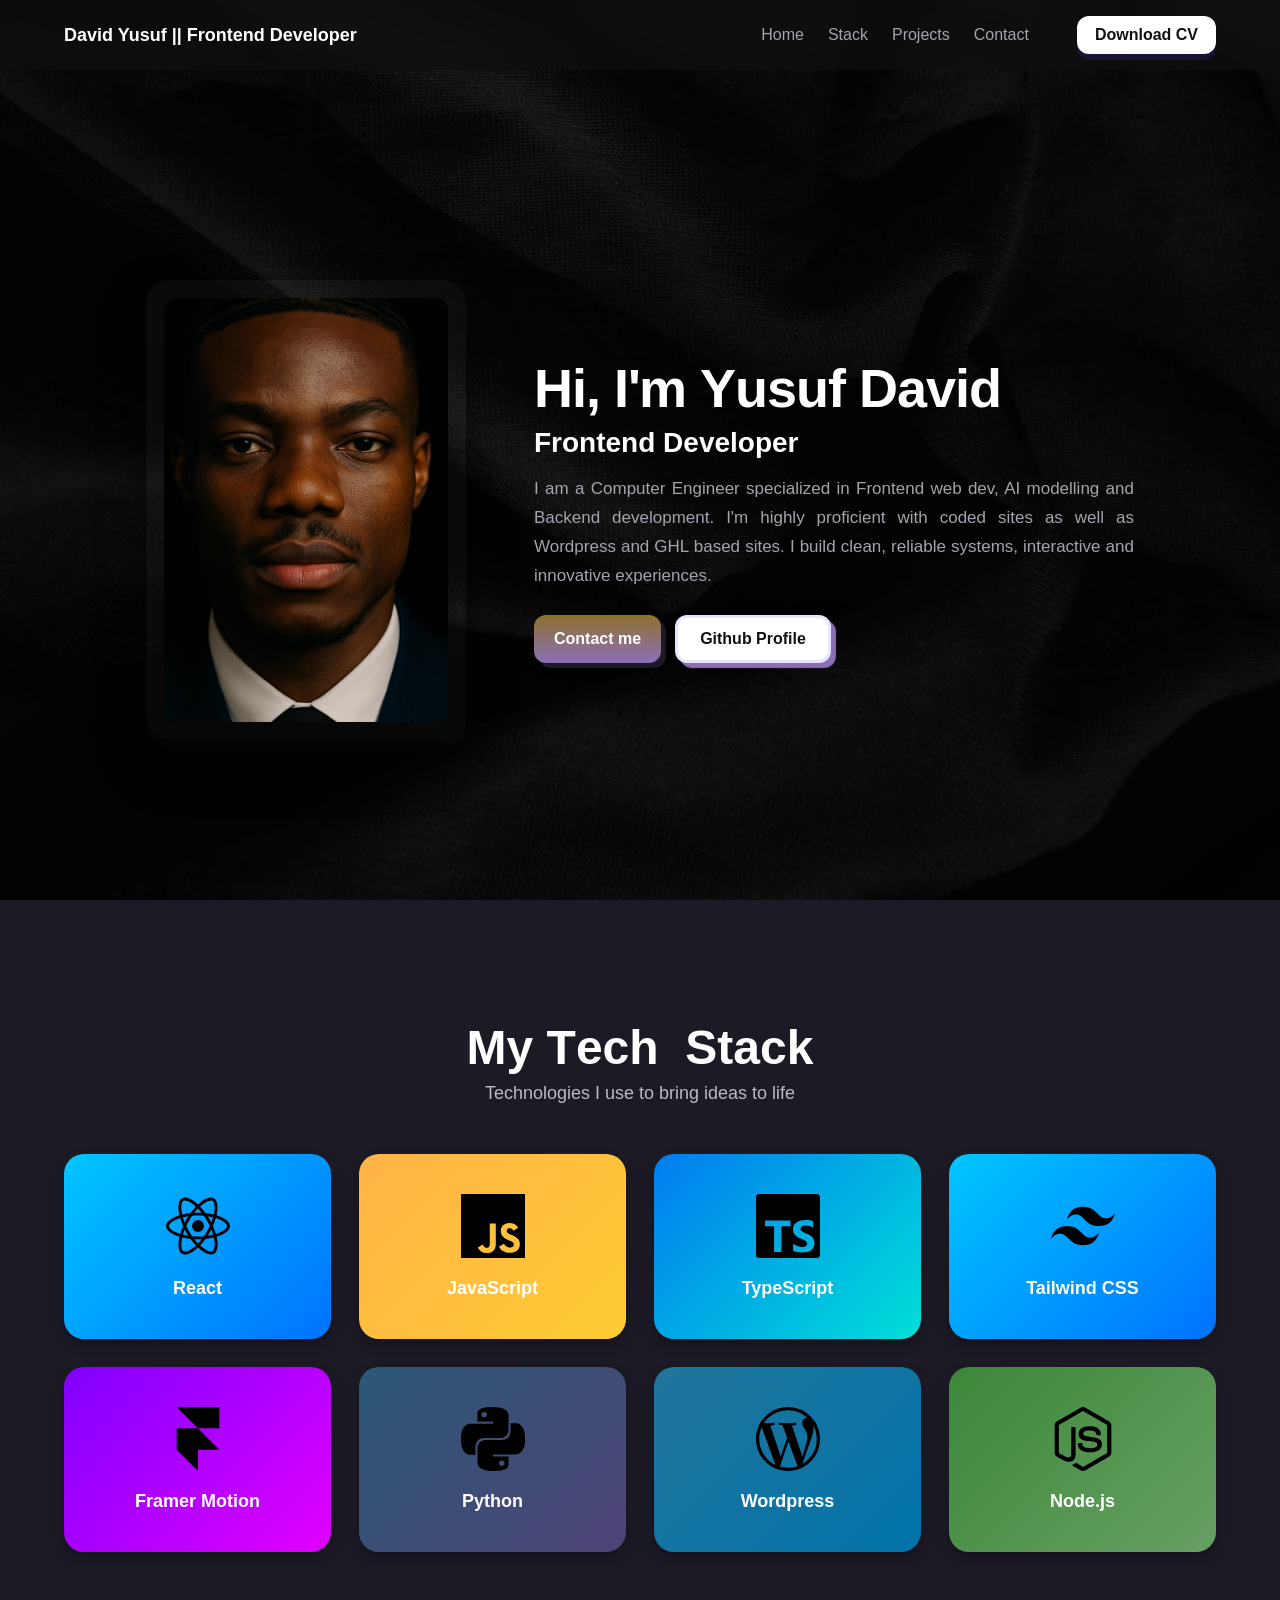
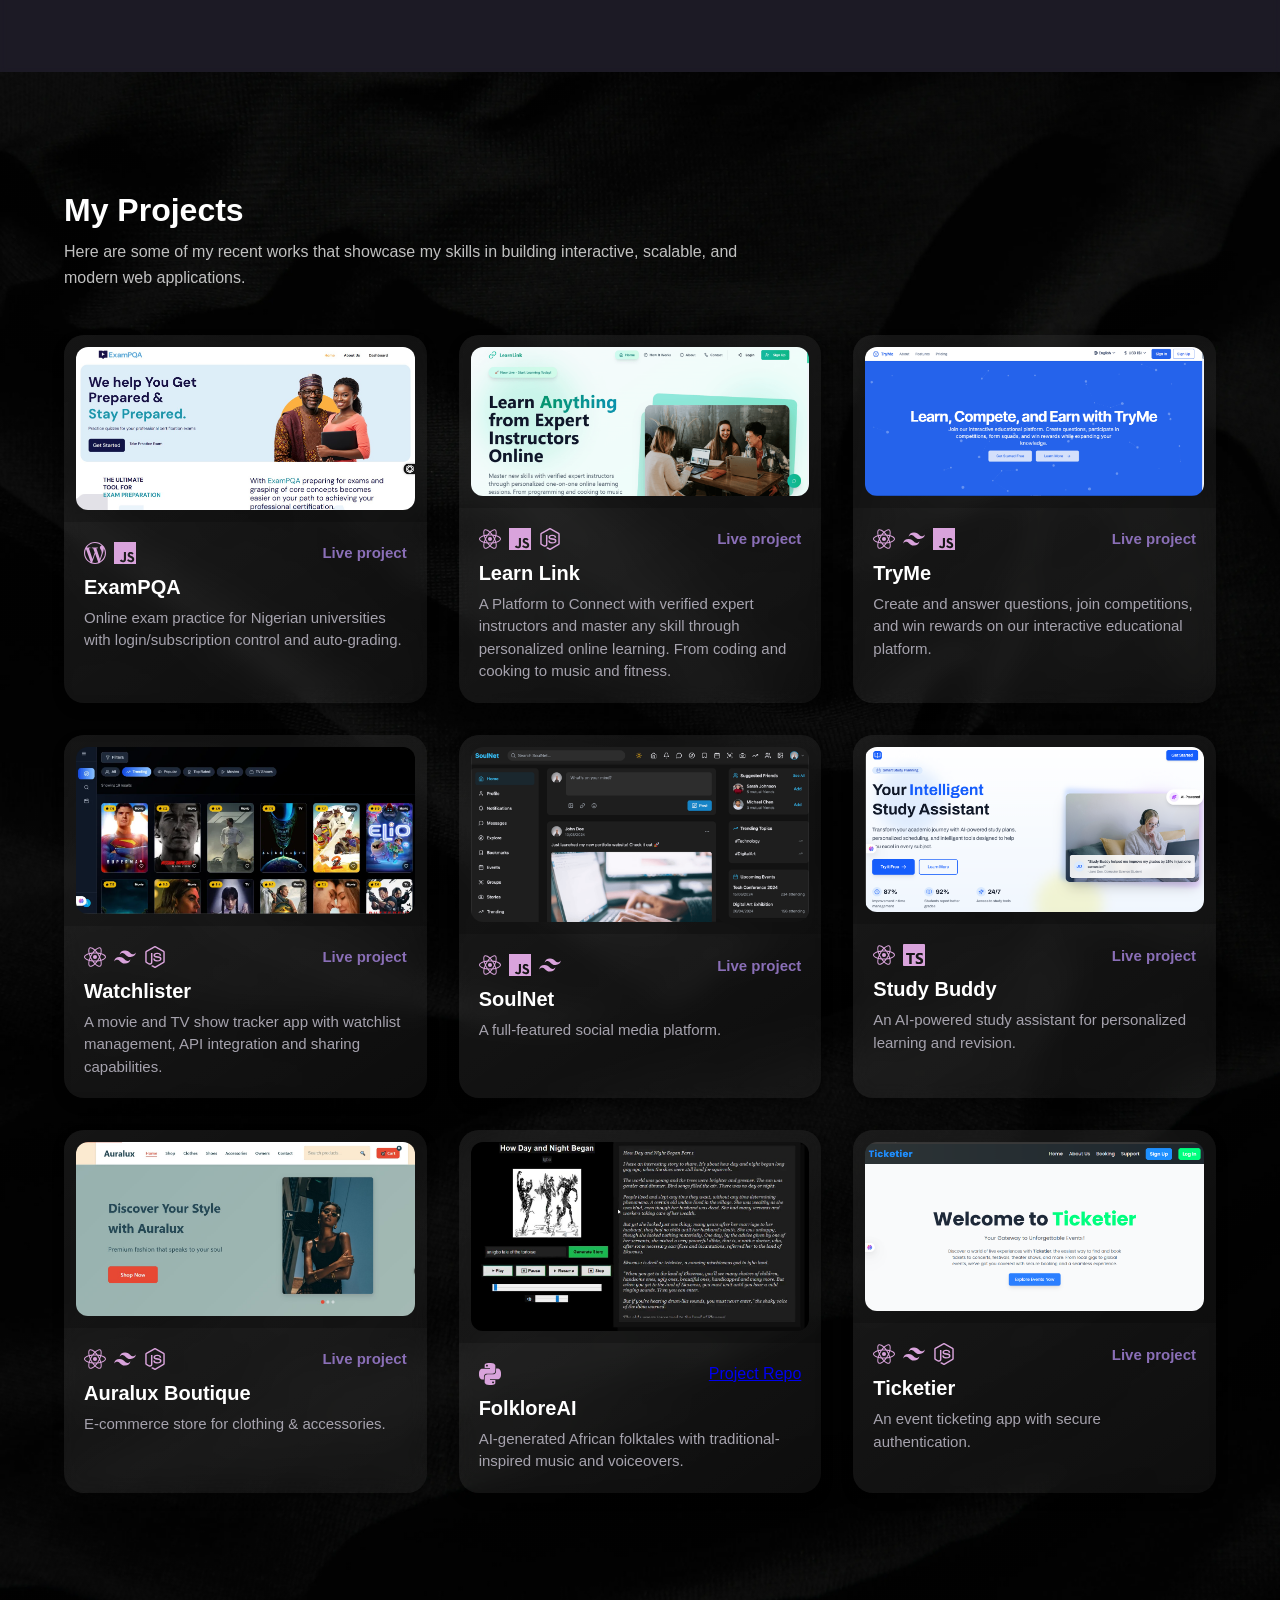
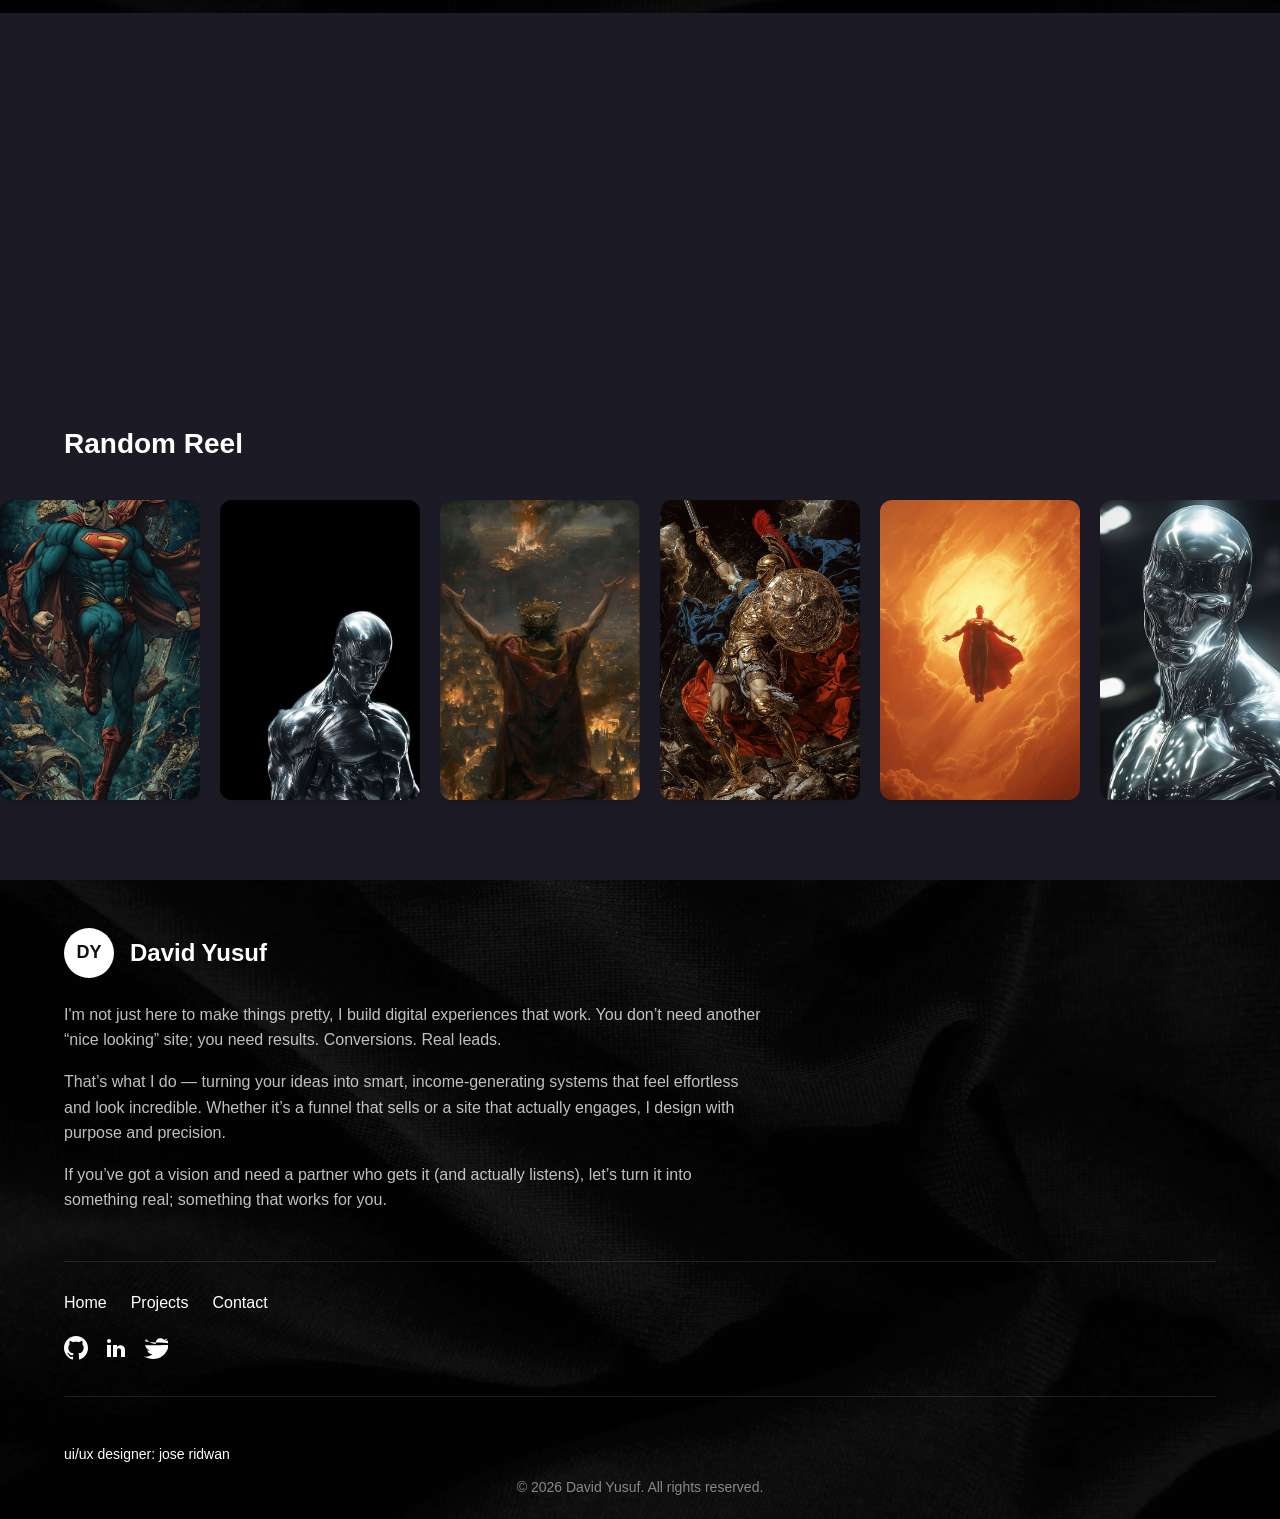
<file: index.html>
<!DOCTYPE html>
<html lang="en">
  <head>
    <meta charset="utf-8" />
    <meta name="viewport" content="width=device-width,initial-scale=1" />
    <title>David Yusuf | Frontend Developer</title>
    <meta name="theme-color" content="#0f0f10" />
    <link rel="stylesheet" href="./main.css" />

    <!-- 🔹 Open Graph (for WhatsApp, Facebook, LinkedIn) -->
    <meta
      property="og:title"
      content="David Yusuf — Frontend Developer & Designer"
    />
    <meta
      property="og:description"
      content="I build clean, creative, and purposeful web experiences."
    />
    <meta
      property="og:image"
      content="https://david-yusuf.vercel.app/assets/og-image.webp"
    />
    <meta property="og:url" content="https://david-yusuf.vercel.app" />
    <meta property="og:type" content="website" />

    <!-- 🔹 Twitter Card -->
    <meta name="twitter:card" content="summary_large_image" />
    <meta
      name="twitter:title"
      content="David Yusuf — Frontend Developer & Designer"
    />
    <meta
      name="twitter:description"
      content="I build clean, creative, and purposeful web experiences."
    />
    <meta
      name="twitter:image"
      content="https://david-yusuf.vercel.app/assets/og-image.webp"
    />
  </head>

  <body>
    <header class="site-header">
      <div class="container header-inner">
        <a class="brand" href="#">David Yusuf || Frontend Developer</a>
        <nav class="nav" id="nav-menu">
          <a href="#home">Home</a>
          <a href="#stack">Stack</a>
          <a href="#projects">Projects</a>
          <a href="#contact">Contact</a>
          <a
            class="btn btn-ghost download"
            href="./assets/David Yusuf Resume.pdf"
            download
            >Download CV</a
          >
        </nav>

        <div class="menu-toggle" id="menu-toggle">
          <!-- Hamburger icon -->
          <svg
            class="icon menu-icon"
            xmlns="http://www.w3.org/2000/svg"
            viewBox="0 0 24 24"
            fill="none"
            stroke="currentColor"
            stroke-width="2"
          >
            <line x1="3" y1="6" x2="21" y2="6" />
            <line x1="3" y1="12" x2="21" y2="12" />
            <line x1="3" y1="18" x2="21" y2="18" />
          </svg>

          <!-- Close (X) icon -->
          <svg
            class="icon close-icon"
            xmlns="http://www.w3.org/2000/svg"
            viewBox="0 0 24 24"
            fill="none"
            stroke="currentColor"
            stroke-width="2"
          >
            <line x1="18" y1="6" x2="6" y2="18" />
            <line x1="6" y1="6" x2="18" y2="18" />
          </svg>
        </div>
      </div>
    </header>

    <main id="home" class="hero">
      <div class="hero-bg"></div>

      <div class="container hero-inner">
        <div class="avatar-card">
          <div class="avatar-frame">
            <img
              src="./assets/avatar_dyce3.webp"
              alt="David Yusuf avatar"
              class="avatar-img"
            />
          </div>
        </div>

        <div class="hero-content">
          <h1 class="hero-title">
            <span>H</span><span>i</span><span>,</span> <span>I</span
            ><span>'</span><span>m</span> <span>Y</span><span>u</span
            ><span>s</span><span>u</span><span>f</span> <span>D</span
            ><span>a</span><span>v</span><span>i</span><span>d</span>
          </h1>

          <h2 class="hero-sub">Frontend Developer</h2>

          <p class="hero-desc">
            I am a Computer Engineer specialized in Frontend web dev, AI
            modelling and Backend development. I'm highly proficient with coded
            sites as well as Wordpress and GHL based sites. I build clean,
            reliable systems, interactive and innovative experiences.
          </p>

          <div class="hero-cta">
            <a class="btn btn-primary" href="https://wa.me/2348116005891"
              >Contact me</a
            >
            <a
              class="btn btn-outline"
              href="https://github.com/agodnameddyce"
              target="_blank"
              rel="noopener"
              >Github Profile</a
            >
          </div>
        </div>
      </div>
    </main>

    <section id="stack" class="tech-stack-section fade-in-up">
      <div class="container">
        <h2 class="tech-title">
          <span>M</span><span>y</span> <span>T</span><span>e</span><span>c</span
          ><span>h</span>
          <span> </span>
          <span>S</span><span>t</span><span>a</span><span>c</span><span>k</span>
        </h2>
        <p class="tech-sub">Technologies I use to bring ideas to life</p>

        <div class="tech-grid">
          <div class="tech-card react">
            <div class="dot"></div>
            <img src="./assets/icons/react.svg" alt="React" />
            <h3>React</h3>
          </div>

          <div class="tech-card js">
            <div class="dot"></div>
            <img src="./assets/icons/javascript.svg" alt="JavaScript" />
            <h3>JavaScript</h3>
          </div>

          <div class="tech-card ts">
            <div class="dot"></div>
            <img src="./assets/icons/typescript.svg" alt="TypeScript" />
            <h3>TypeScript</h3>
          </div>

          <div class="tech-card tailwind">
            <div class="dot"></div>
            <img src="./assets/icons/tailwindcss.svg" alt="Tailwind" />
            <h3>Tailwind CSS</h3>
          </div>

          <div class="tech-card framer">
            <div class="dot"></div>
            <img src="./assets/icons/framer.svg" alt="Framer Motion" />
            <h3>Framer Motion</h3>
          </div>

          <div class="tech-card python">
            <div class="dot"></div>
            <img src="./assets/icons/python.svg" alt="Python" />
            <h3>Python</h3>
          </div>

          <div class="tech-card wordpress">
            <div class="dot"></div>
            <img src="./assets/icons/wordpress.svg" alt="Streamlit" />
            <h3>Wordpress</h3>
          </div>

          <div class="tech-card nodejs">
            <div class="dot"></div>
            <img src="./assets/icons/nodedotjs.svg" alt="Node.js" />
            <h3>Node.js</h3>
          </div>
        </div>
      </div>
    </section>

    <section id="projects" class="projects-section">
      <div class="projects-bg"></div>
      <div class="container">
        <h2 class="projects-title">My Projects</h2>
        <p class="projects-sub">
          Here are some of my recent works that showcase my skills in building
          interactive, scalable, and modern web applications.
        </p>

        <div class="projects-grid">
          <!-- Project Card 1: ExamPQA -->
          <div class="project-card">
            <div class="project-preview">
              <img src="./assets/swipa/exampqa.jpg" alt="ExamPQA Preview" />
            </div>
            <div class="project-info">
              <div class="project-header">
                <div class="stack-icons">
                  <img
                    src="./assets/icons/wordpress.svg"
                    alt="WordPress"
                    class="stack-icon"
                  />
                  <img
                    src="./assets/icons/javascript.svg"
                    alt="JavaScript"
                    class="stack-icon"
                  />
                </div>
                <a href="https://exampqa.com.ng/wp66" class="live-link"
                  >Live project</a
                >
              </div>
              <h3 class="project-title">ExamPQA</h3>
              <p class="project-desc">
                Online exam practice for Nigerian universities with
                login/subscription control and auto-grading.
              </p>
            </div>
          </div>

          <!-- Project Card 2: Learn-Link -->
          <div class="project-card">
            <div class="project-preview">
              <img
                src="./assets/swipa/learn-link.png"
                alt="Learn-Link Preview"
              />
            </div>
            <div class="project-info">
              <div class="project-header">
                <div class="stack-icons">
                  <img
                    src="./assets/icons/react.svg"
                    alt="React"
                    class="stack-icon"
                  />
                  <img
                    src="./assets/icons/javascript.svg"
                    alt="JavaScript"
                    class="stack-icon"
                  />
                  <img
                    src="./assets/icons/nodedotjs.svg"
                    alt="Node.js"
                    class="stack-icon"
                  />
                </div>
                <a href="https://learn-link-sigma.vercel.app/" class="live-link"
                  >Live project</a
                >
              </div>
              <h3 class="project-title">Learn Link</h3>
              <p class="project-desc">
                A Platform to Connect with verified expert instructors and
                master any skill through personalized online learning. From
                coding and cooking to music and fitness.
              </p>
            </div>
          </div>

          <!-- Project Card 3: TryMe -->
          <div class="project-card">
            <div class="project-preview">
              <img src="./assets/swipa/tryme.png" alt="TryMe Preview" />
            </div>
            <div class="project-info">
              <div class="project-header">
                <div class="stack-icons">
                  <img
                    src="./assets/icons/react.svg"
                    alt="TypeScript"
                    class="stack-icon"
                  />
                  <img
                    src="./assets/icons/tailwindcss.svg"
                    alt="TypeScript"
                    class="stack-icon"
                  />
                  <img
                    src="./assets/icons/javascript.svg"
                    alt="Framer Motion"
                    class="stack-icon"
                  />
                </div>
                <a href="https://tryme-pi.vercel.app/" class="live-link"
                  >Live project</a
                >
              </div>
              <h3 class="project-title">TryMe</h3>
              <p class="project-desc">
                Create and answer questions, join competitions, and win rewards
                on our interactive educational platform.
              </p>
            </div>
          </div>

          <!-- Project Card 4: Watchlister -->
          <div class="project-card">
            <div class="project-preview">
              <img
                src="./assets/swipa/watchlister-D1L7JNA8.webp"
                alt="Watchlister Preview"
              />
            </div>
            <div class="project-info">
              <div class="project-header">
                <div class="stack-icons">
                  <img
                    src="./assets/icons/react.svg"
                    alt="React"
                    class="stack-icon"
                  />
                  <img
                    src="./assets/icons/tailwindcss.svg"
                    alt="TailwindCSS"
                    class="stack-icon"
                  />
                  <img
                    src="./assets/icons/nodedotjs.svg"
                    alt="Node.js"
                    class="stack-icon"
                  />
                </div>
                <a href="https://watchlister-jet.vercel.app/" class="live-link"
                  >Live project</a
                >
              </div>
              <h3 class="project-title">Watchlister</h3>
              <p class="project-desc">
                A movie and TV show tracker app with watchlist management, API
                integration and sharing capabilities.
              </p>
            </div>
          </div>

          <!-- Project Card 5: SoulNet -->
          <div class="project-card">
            <div class="project-preview">
              <img src="./assets/swipa/soulsnet.png" alt="SoulNet Preview" />
            </div>
            <div class="project-info">
              <div class="project-header">
                <div class="stack-icons">
                  <img
                    src="./assets/icons/react.svg"
                    alt="JavaScript"
                    class="stack-icon"
                  />
                  <img
                    src="./assets/icons/javascript.svg"
                    alt="JavaScript"
                    class="stack-icon"
                  />
                  <img
                    src="./assets/icons/tailwindcss.svg"
                    alt="Node.js"
                    class="stack-icon"
                  />
                </div>
                <a href="https://soulnet.vercel.app/" class="live-link"
                  >Live project</a
                >
              </div>
              <h3 class="project-title">SoulNet</h3>
              <p class="project-desc">A full-featured social media platform.</p>
            </div>
          </div>

          <!-- Project Card 6: Study Buddy -->
          <div class="project-card">
            <div class="project-preview">
              <img
                src="./assets/swipa/Stydybuddy-DnG-Y1oJ.png"
                alt="Study Buddy Preview"
              />
            </div>
            <div class="project-info">
              <div class="project-header">
                <div class="stack-icons">
                  <img
                    src="./assets/icons/react.svg"
                    alt="React"
                    class="stack-icon"
                  />
                  <img
                    src="./assets/icons/typescript.svg"
                    alt="TypeScript"
                    class="stack-icon"
                  />
                </div>
                <a
                  href="https://studdybuddy-school.vercel.app/ "
                  class="live-link"
                  >Live project</a
                >
              </div>
              <h3 class="project-title">Study Buddy</h3>
              <p class="project-desc">
                An AI-powered study assistant for personalized learning and
                revision.
              </p>
            </div>
          </div>

          <!-- Project Card 7: Auralux -->
          <div class="project-card">
            <div class="project-preview">
              <img src="./assets/swipa/auralux2.jpg" alt="Auralux Preview" />
            </div>
            <div class="project-info">
              <div class="project-header">
                <div class="stack-icons">
                  <img
                    src="./assets/icons/react.svg"
                    alt="React"
                    class="stack-icon"
                  />
                  <img
                    src="./assets/icons/tailwindcss.svg"
                    alt="TailwindCSS"
                    class="stack-icon"
                  />
                  <img
                    src="./assets/icons/nodedotjs.svg"
                    alt="NodeJS"
                    class="stack-icon"
                  />
                </div>
                <a href="http://auraluxboutique.vercel.app/" class="live-link"
                  >Live project</a
                >
              </div>
              <h3 class="project-title">Auralux Boutique</h3>
              <p class="project-desc">
                E-commerce store for clothing & accessories.
              </p>
            </div>
          </div>

          <!-- Project Card 8: FolkloreAI -->
          <div class="project-card">
            <div class="project-preview">
              <img src="./assets/swipa/cover.jpg" alt="FolkloreAI Preview" />
            </div>
            <div class="project-info">
              <div class="project-header">
                <div class="stack-icons">
                  <img
                    src="./assets/icons/python.svg"
                    alt="React"
                    class="stack-icon"
                  />
                </div>
                <a
                  href="https://https://github.com/agodnamedDYce/FolkloreAI/ "
                  class="repo-link"
                  >Project Repo</a
                >
              </div>
              <h3 class="project-title">FolkloreAI</h3>
              <p class="project-desc">
                AI-generated African folktales with traditional-inspired music
                and voiceovers.
              </p>
            </div>
          </div>

          <!-- Project Card 9: Ticketier -->
          <div class="project-card">
            <div class="project-preview">
              <img
                src="./assets/swipa/ticketier-Cq8bxFsF.png"
                alt="Ticketier Preview"
              />
            </div>
            <div class="project-info">
              <div class="project-header">
                <div class="stack-icons">
                  <img
                    src="./assets/icons/react.svg"
                    alt="React"
                    class="stack-icon"
                  />
                  <img
                    src="./assets/icons/tailwindcss.svg"
                    alt="TailwindCSS"
                    class="stack-icon"
                  />
                  <img
                    src="./assets/icons/nodedotjs.svg"
                    alt="NodeJS"
                    class="stack-icon"
                  />
                </div>
                <a href="https://ticketier-tau.vercel.app/" class="live-link"
                  >Live project</a
                >
              </div>
              <h3 class="project-title">Ticketier</h3>
              <p class="project-desc">
                An event ticketing app with secure authentication.
              </p>
            </div>
          </div>
        </div>
      </div>
    </section>

    <!-- CONTACT SECTION -->
    <section id="contact" class="work-together">
      <div class="container">
        <h2 class="work-together-title">Let's work together</h2>
        <p>
          Have a project in mind or just want to say hi? Let's connect and
          create something amazing together.
        </p>
        <div class="work-buttons">
          <a class="btn btn-primary" href="https://wa.me/2348116005891"
            >Contact me</a
          >
          <a
            class="btn btn-outline"
            href="./assets/David Yusuf Resume.pdf"
            download
            >Download Cv</a
          >
        </div>
      </div>
    </section>

    <!-- RANDOM REEL SECTION -->
    <section class="random-reel">
      <div class="container">
        <h3 class="reel-title">Random Reel</h3>
      </div>
      <div class="reel-wrapper">
        <div class="reel-container" id="reelContainer">
          <!-- Carousel items will be injected here by JavaScript -->
        </div>
      </div>
    </section>

    <!-- FOOTER -->
    <footer class="site-footer">
      <div class="container footer-inner">
        <div class="footer-header">
          <!-- Avatar and Name -->
          <div class="footer-brand-info">
            <div class="footer-avatar">DY</div>
            <h4 class="footer-name">David Yusuf</h4>
          </div>

          <!-- Bio/Pitch -->
          <div class="footer-pitch">
            <p>
              I'm not just here to make things pretty, I build digital
              experiences that work. You don’t need another “nice looking” site;
              you need results. Conversions. Real leads.
            </p>
            <p>
              That’s what I do — turning your ideas into smart,
              income-generating systems that feel effortless and look
              incredible. Whether it’s a funnel that sells or a site that
              actually engages, I design with purpose and precision.
            </p>
            <p>
              If you’ve got a vision and need a partner who gets it (and
              actually listens), let’s turn it into something real; something
              that works for you.
            </p>
          </div>
        </div>

        <!-- Navigation and Socials -->
        <div class="footer-links">
          <nav class="footer-nav">
            <a href="#home">Home</a>
            <a href="#projects">Projects</a>
            <a href="#contact">Contact</a>
          </nav>

          <div class="footer-socials">
            <a
              href="https://github.com/agodnameddyce"
              target="_blank"
              rel="noopener"
            >
              <!-- GitHub Icon SVG -->
              <svg
                class="social-icon"
                fill="currentColor"
                viewBox="0 0 24 24"
                xmlns="http://www.w3.org/2000/svg"
              >
                <path
                  d="M12 0c-6.626 0-12 5.373-12 12 0 5.302 3.438 9.8 8.207 11.387.6.111.819-.258.819-.575 0-.285-.011-1.04-.017-2.04-3.338.724-4.042-1.61-4.042-1.61-.542-1.365-1.325-1.728-1.325-1.728-1.087-.745.083-.729.083-.729 1.205.084 1.838 1.236 1.838 1.236 1.07 1.835 2.809 1.305 3.493.998.108-.776.418-1.305.762-1.604-2.665-.305-5.467-1.334-5.467-5.931 0-1.311.469-2.381 1.236-3.221-.124-.303-.535-1.524.117-3.176 0 0 1.008-.322 3.301 1.23.957-.266 1.983-.399 3.003-.404 1.02.005 2.046.138 3.006.404 2.291-1.552 3.297-1.23 3.297-1.23.653 1.653.242 2.874.118 3.176.77.84 1.235 1.911 1.235 3.221 0 4.609-2.807 5.624-5.479 5.923.43.372.823 1.102.823 2.222 0 1.604-.015 2.896-.015 3.286 0 .318.217.694.825.574C20.565 21.792 24 17.3 24 12c0-6.627-5.373-12-12-12z"
                />
              </svg>
            </a>
            <a
              href="https://www.linkedin.com/in/david-yusuf-626819362/"
              target="_blank"
              rel="noopener"
            >
              <!-- LinkedIn Icon SVG placeholder -->
              <svg
                class="social-icon"
                xmlns="http://www.w3.org/2000/svg"
                width="24"
                height="24"
                viewBox="0 0 24 24"
              >
                <path
                  fill="#FFFFFF"
                  d="M21,21H17V14.25C17,13.19 15.81,12.31 14.75,12.31C13.69,12.31 13,13.19 13,14.25V21H9V9H13V11C13.66,9.93 15.36,9.24 16.5,9.24C19,9.24 21,11.28 21,13.75V21M7,21H3V9H7V21M5,3A2,2 0 0,1 7,5A2,2 0 0,1 5,7A2,2 0 0,1 3,5A2,2 0 0,1 5,3Z"
                />
              </svg>
            </a>
            <a
              href="https://x.com/agodnamedDYce"
              target="_blank"
              rel="noopener"
            >
              <!-- X Icon SVG placeholder -->
              <svg
                class="social-icon"
                fill="currentColor"
                viewBox="0 0 24 24"
                xmlns="http://www.w3.org/2000/svg"
              >
                <path
                  d="M24 4.557c-.883.392-1.832.656-2.828.775 1.017-.609 1.798-1.574 2.165-2.724-.951.564-2.005.974-3.127 1.195-.897-.957-2.178-1.555-3.594-1.555-3.194 0-5.464 2.508-4.74 5.713-3.993-.2-7.53-2.112-9.9-5.006-.412.709-.649 1.532-.649 2.41 0 1.66 84 3.133 2.102 3.98-.779-.025-1.517-.24-2.153-.592v.03c0 2.721 1.933 4.982 4.498 5.502-.469.127-.964.195-1.474.195-.36 0-.71-.035-1.05-.1.716 2.22 2.79 3.83 5.26 3.874-1.92 1.503-4.34 2.404-6.974 2.404-.455 0-.9-.026-1.34-.078 2.49 1.597 5.44 2.53 8.657 2.53 10.38 0 16.038-8.62 16.038-16.038 0-.244-.006-.488-.014-.731.976-.708 1.821-1.59 2.493-2.583z"
                />
              </svg>
            </a>
          </div>
        </div>

        <!-- Credit/Copyright -->
        <div class="footer-bottom">
          <p class="footer-credit">ui/ux designer: jose ridwan</p>
          <p class="footer-copyright">
            &copy; <span id="year"></span> David Yusuf. All rights reserved.
          </p>
        </div>
      </div>
    </footer>

    <script src="./script.js"></script>
  </body>
</html>
</file>
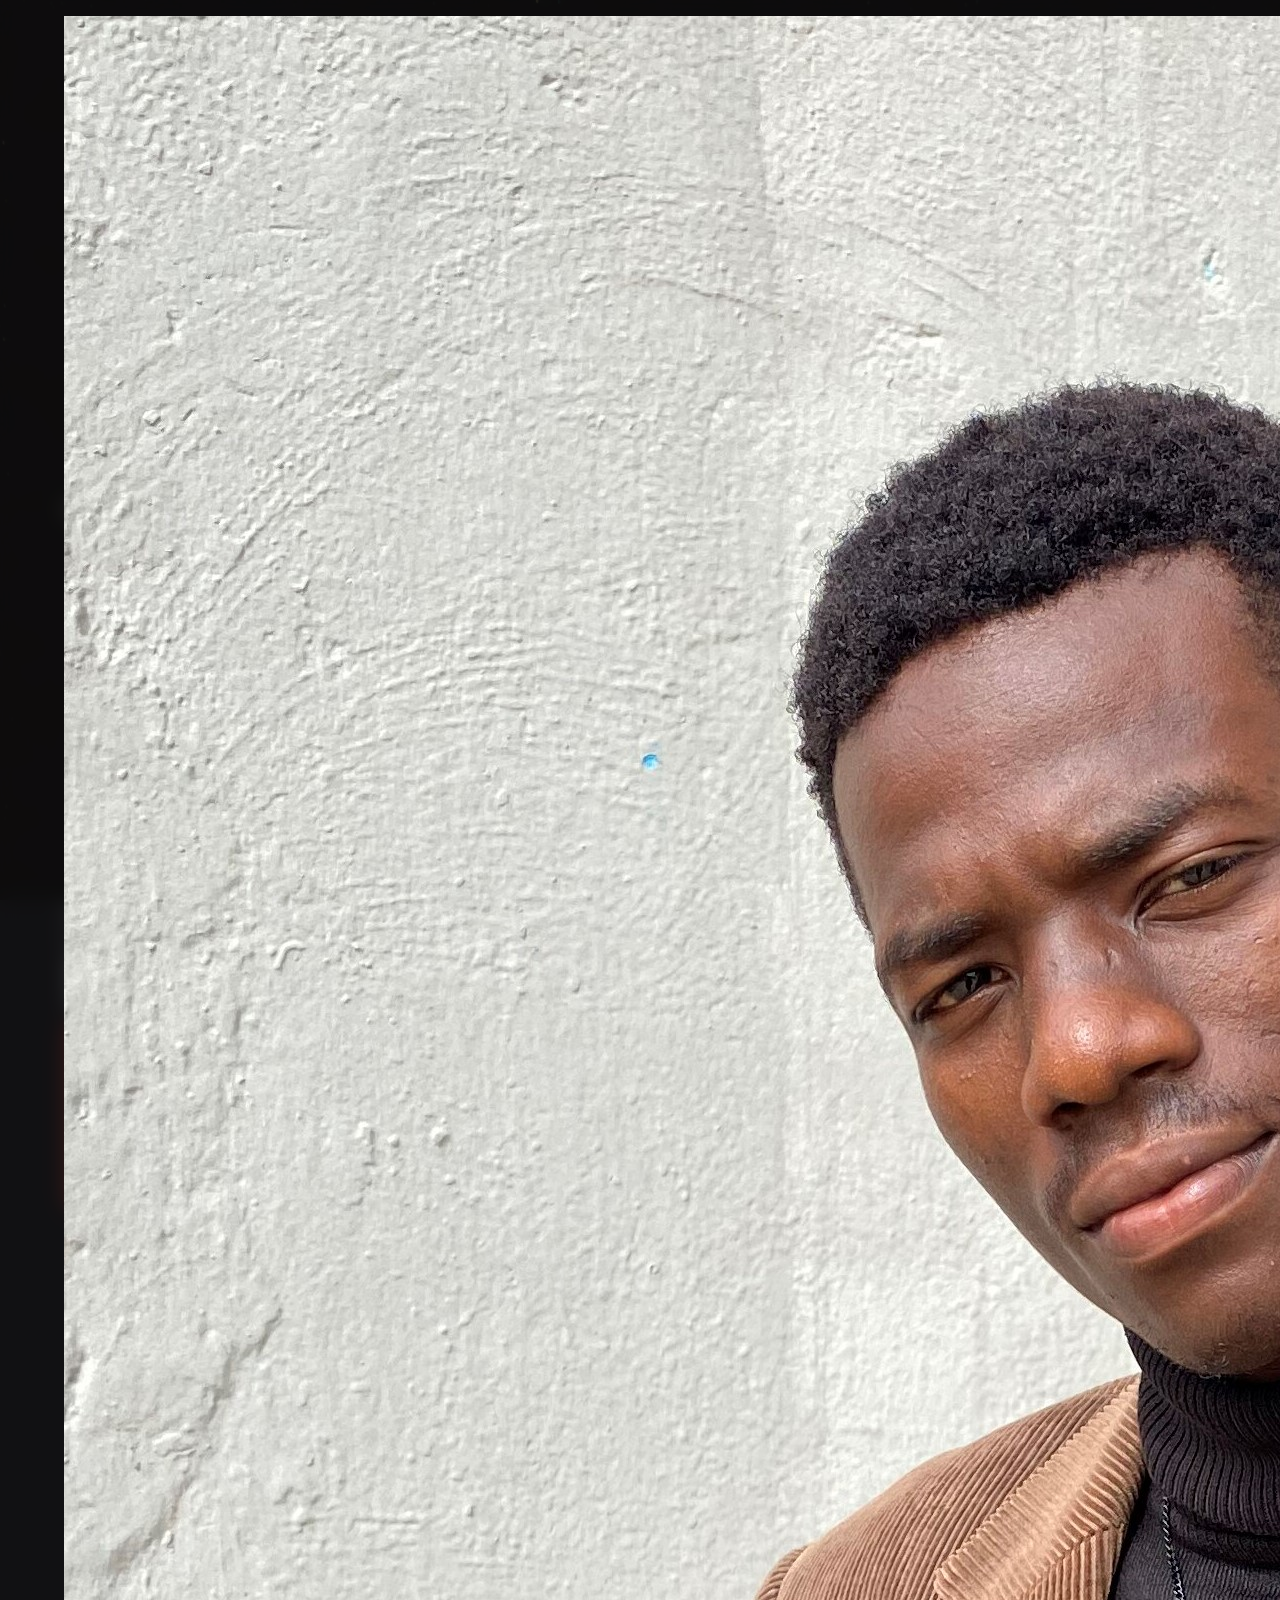
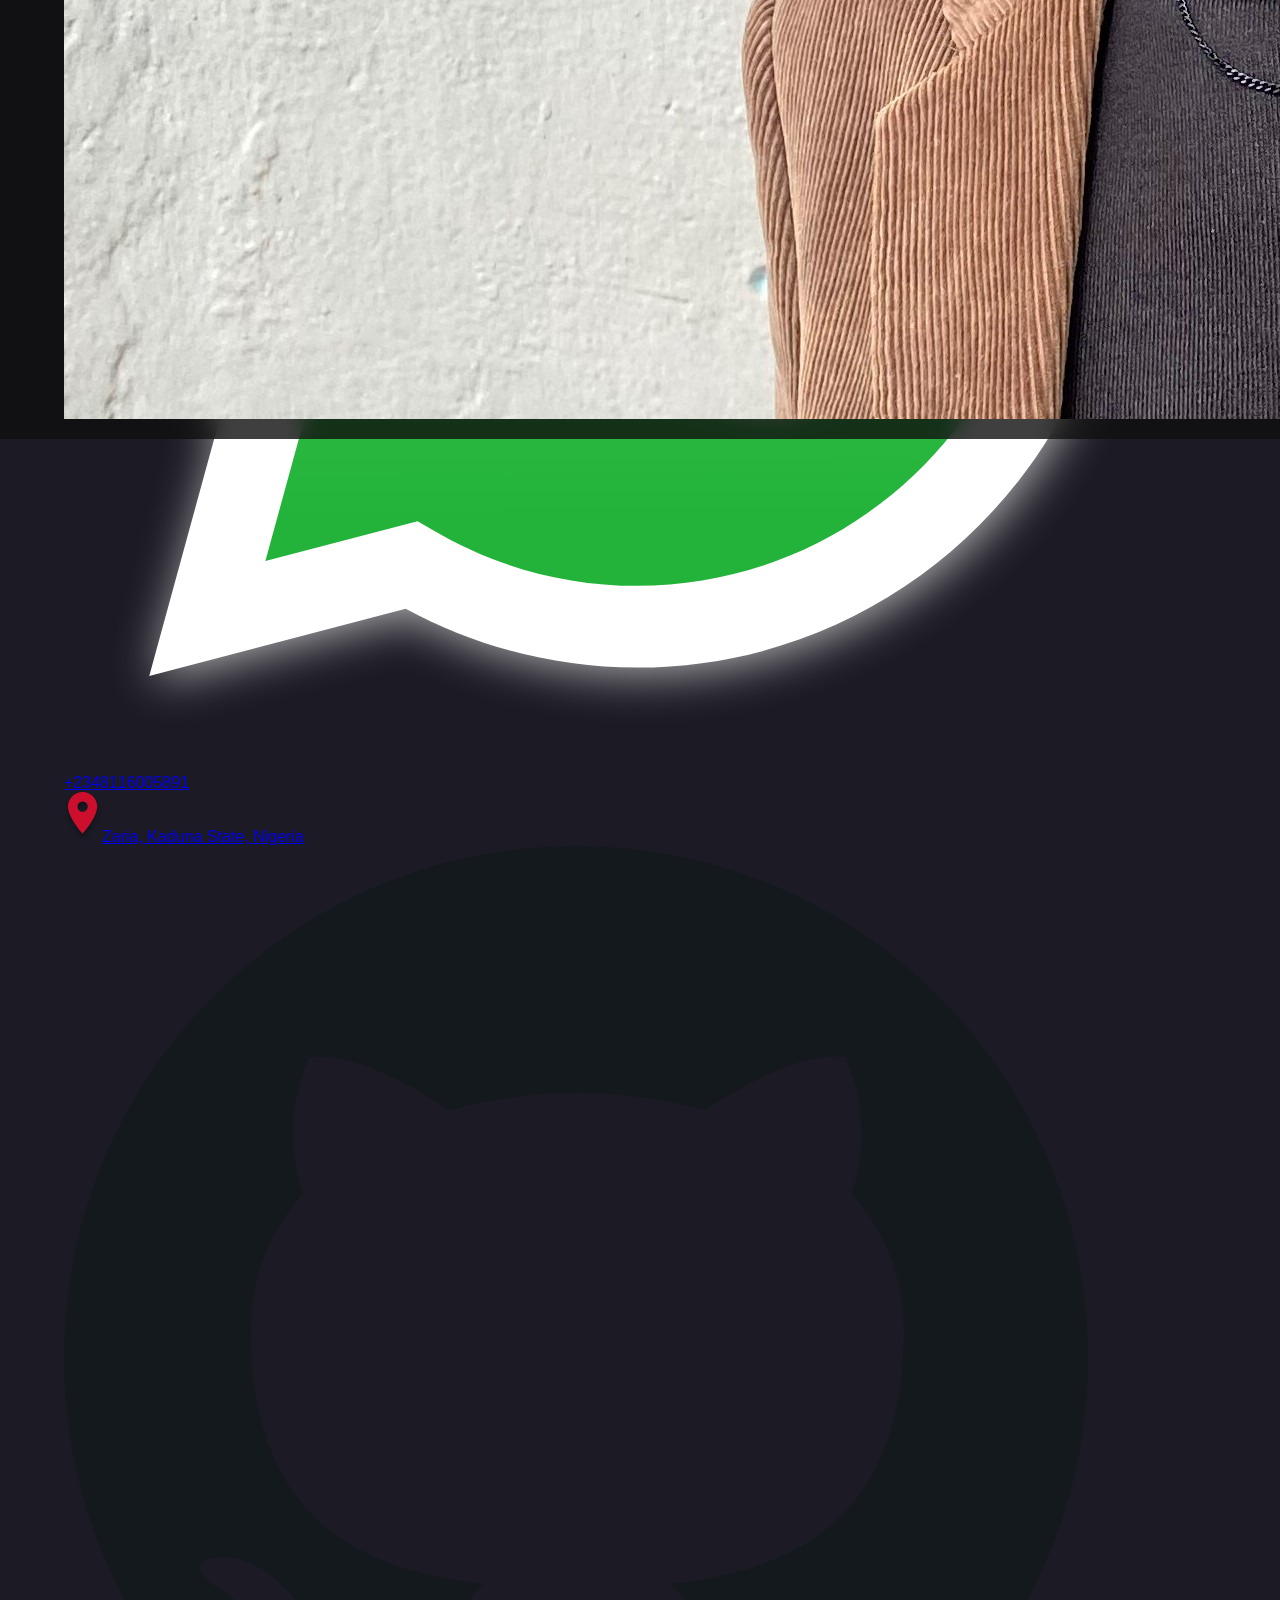
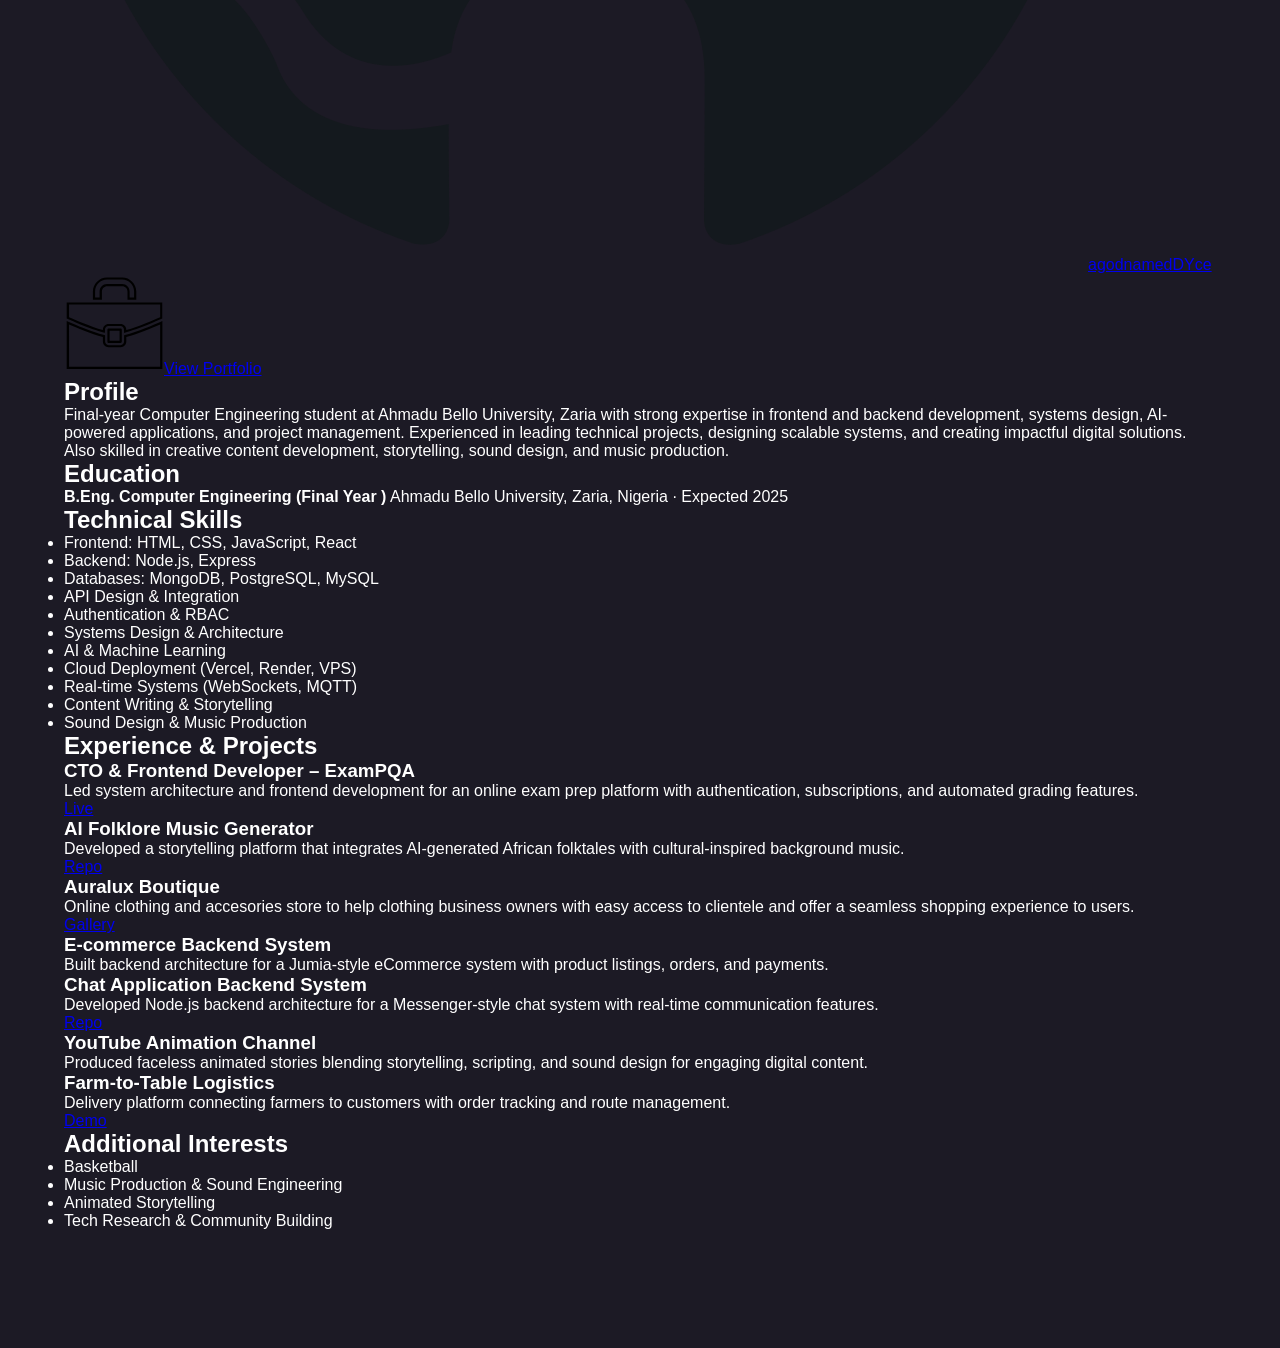
<file: cv.html>
<!DOCTYPE html>
<html lang="en">
<head>
  <meta charset="UTF-8" />
  <meta name="viewport" content="width=device-width, initial-scale=1.0" />
  <title>David Yusuf | CV</title>
  <link rel="stylesheet" href="./main.css" />
  <link rel="preconnect" href="https://fonts.googleapis.com">
  <link rel="preconnect" href="https://fonts.gstatic.com" crossorigin>
  <link href="https://fonts.googleapis.com/css2?family=Inter:wght@300;400;600;700&display=swap" rel="stylesheet">
</head>
<body>
  <header class="site-header">
    <div class="container">
      <nav class="nav">
        <div class="profile-upload">
          <!-- EDIT: Wrapped image in a link to the homepage -->
          <a href="./index.html">
            <img src="./assets/IMG_4622 (2).jpg" alt="David Yusuf" class="profile-pic">
          </a>
        </div>
        <!-- EDIT: Added ID to nav-links and included GHL Automations link -->
        <ul class="nav-links" id="nav-links">
          <li><a href="./index.html">Portfolio</a></li>
          <li><a href="./cv.html" class="active">CV</a></li>
          <li><a href="./gallery.html">Gallery</a></li>
        </ul>
        <!-- EDIT: Added hamburger menu button -->
        <button class="menu-toggle" id="menu-toggle" aria-label="Open navigation menu">☰</button>
      </nav>
    </div>
  </header>

  <main class="container section">
    <section class="hero">
      <h1>Curriculum Vitae</h1>
      <p>David Yusuf · Full-stack Developer | Systems Designer | AI Engineer | Project Manager</p>
    </section>

    <section id="cv" class="cv">
        <h2>Curriculum Vitae</h2>
        <div class="cv-container">
          <div class="cv-left">
              <h3>Contact Information</h3>
              <p><a href="#"><img src="./assets/icons/64px-Faenza-avatar-default.svg.png" alt="Profile Icon" class="icon">David Yusuf</a></p>
              <p><a href="mailto:nwahayusuf@gmail.com"><img src="./assets/icons/Logo_Gmail_(2015-2020).svg" alt="Email Icon" class="icon"> nwahayusuf@gmail.com</a></p>
              <p><a href="https://wa.me/2348116005891" target="_blank"><img src="./assets/icons/WhatsApp.svg" alt="WhatsApp Icon" class="icon"> +2348116005891</a></p>
              <p><a href="#"><img src="./assets/icons/Pinpoint.svg" alt="Location Icon" class="icon">Zaria, Kaduna State, Nigeria</a></p>
              <p><a href="https://github.com/agodnamedDYce" target="_blank"><img src="./assets/icons/1024px-Octicons-mark-github.svg.png" alt="Github Icon" class="briefcase">agodnamedDYce</a></p>
              <p><a href="https://portfolio-eight-omega-29.vercel.app/" target="_blank"><img src="./assets/icons/Noun_Project_Briefcase_icon_693680.svg" alt="Briefcase Icon" class="briefcase">View Portfolio</a></p>
            </div>
          </div>
    </section>

    <section>
      <h2>Profile</h2>
      <p>
        Final-year Computer Engineering student at Ahmadu Bello University, Zaria with strong expertise 
        in frontend and backend development, systems design, AI-powered applications, and project 
        management. Experienced in leading technical projects, designing scalable systems, and creating 
        impactful digital solutions. Also skilled in creative content development, storytelling, sound design, 
        and music production.
      </p>
    </section>

    <section>
      <h2>Education</h2>
      <p><strong>B.Eng. Computer Engineering (Final Year )</strong>  

      Ahmadu Bello University, Zaria, Nigeria · Expected 2025</p>
    </section>

    <section>
      <h2>Technical Skills</h2>
      <ul class="pill-list">
        <li>Frontend: HTML, CSS, JavaScript, React</li>
        <li>Backend: Node.js, Express</li>
        <li>Databases: MongoDB, PostgreSQL, MySQL</li>
        <li>API Design & Integration</li>
        <li>Authentication & RBAC</li>
        <li>Systems Design & Architecture</li>
        <li>AI & Machine Learning</li>
        <li>Cloud Deployment (Vercel, Render, VPS)</li>
        <li>Real-time Systems (WebSockets, MQTT)</li>
        <li>Content Writing & Storytelling</li>
        <li>Sound Design & Music Production</li>
      </ul>
    </section>

    <section>
      <h2>Experience & Projects</h2>
      <div class="grid">
        <article class="card">
          <h3>CTO & Frontend Developer – ExamPQA</h3>
          <p>Led system architecture and frontend development for an online exam prep platform with authentication, subscriptions, and automated grading features.</p>
          <div class="links"><a href="https://exampqa.com.ng/wp66/">Live</a></div>
        </article>
        <article class="card">
          <h3>AI Folklore Music Generator</h3>
          <p>Developed a storytelling platform that integrates AI-generated African folktales with cultural-inspired background music.</p>
          <div class="links"><a href="https://github.com/agodnamedDYce/FolkloreAI">Repo</a></div>
        </article>
        <article class="card">
          <h3>Auralux Boutique</h3>
          <p>Online clothing and accesories store to help clothing business owners with easy access to clientele and offer a seamless shopping experience to users.</p>
          <div class="links"><a href="./gallery.html?project=auralux" >Gallery</a></div>
        </article>
        <article class="card">
          <h3>E-commerce Backend System</h3>
          <p>Built backend architecture for a Jumia-style eCommerce system with product listings, orders, and payments.</p>
        </article>
        <article class="card">
          <h3>Chat Application Backend System</h3>
          <p>Developed Node.js backend architecture for a Messenger-style chat system with real-time communication features.</p>
          <div class="links"><a href="https://github.com/agodnamedDYce/Connect-Verse">Repo</a></div>
        </article>
        <article class="card">
          <h3>YouTube Animation Channel</h3>
          <p>Produced faceless animated stories blending storytelling, scripting, and sound design for engaging digital content.</p>
        </article>
        <article class="card">
          <h3>Farm-to-Table Logistics</h3>
          <p>Delivery platform connecting farmers to customers with order tracking and route management.</p>
          <div class="links"><a href="https://agro-connect-hub-link-main.vercel.app/">Demo</a></div>
        </article>
      </div>
    </section>

    <section>
      <h2>Additional Interests</h2>
      <ul class="pill-list">
        <li>Basketball</li>
        <li>Music Production & Sound Engineering</li>
        <li>Animated Storytelling</li>
        <li>Tech Research & Community Building</li>
      </ul>
    </section>
  </main>

  <footer class="site-footer">
    <div class="container">
      <p>© 2025 David Yusuf. All rights reserved.</p>
    </div>
  </footer>

  <!-- EDIT: Added script for hamburger menu -->
  <script>
    document.getElementById('menu-toggle' ).addEventListener('click', function() {
      document.getElementById('nav-links').classList.toggle('active');
    });
  </script>
</body>
</html>
</file>
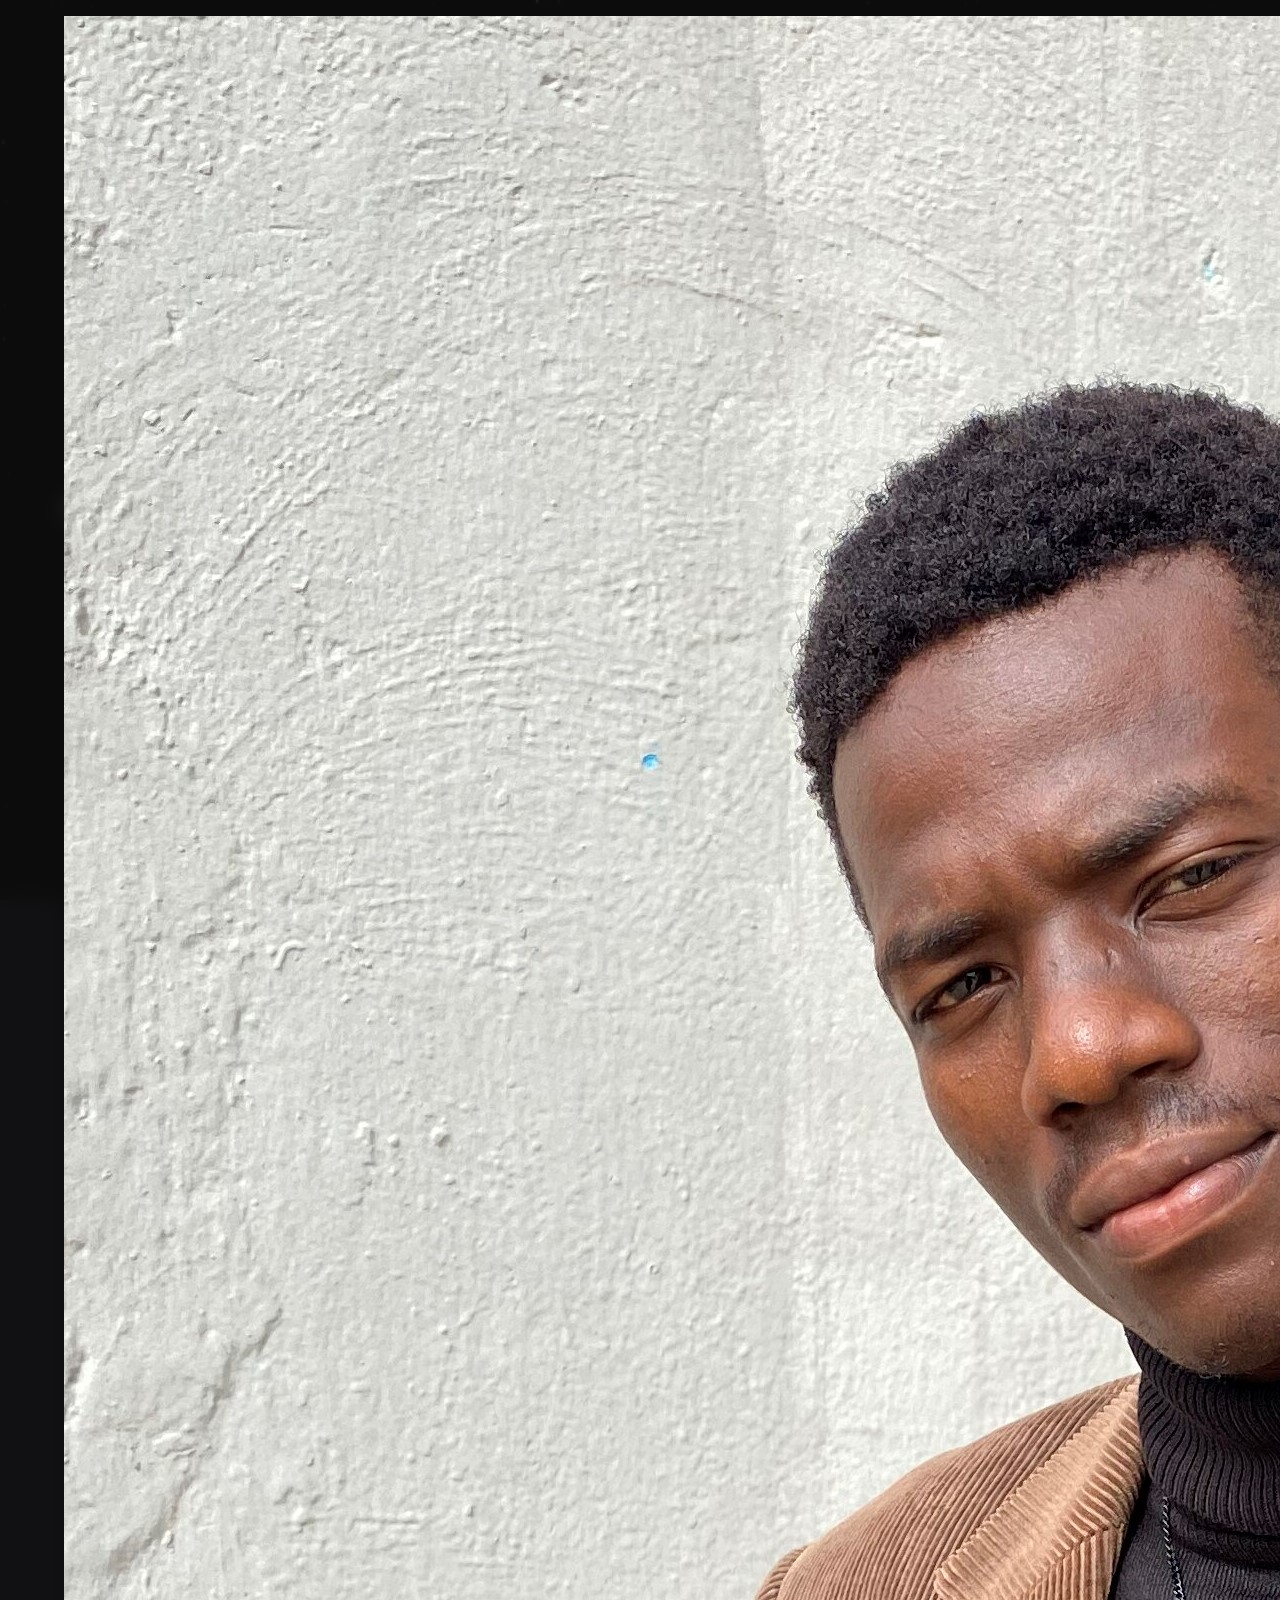
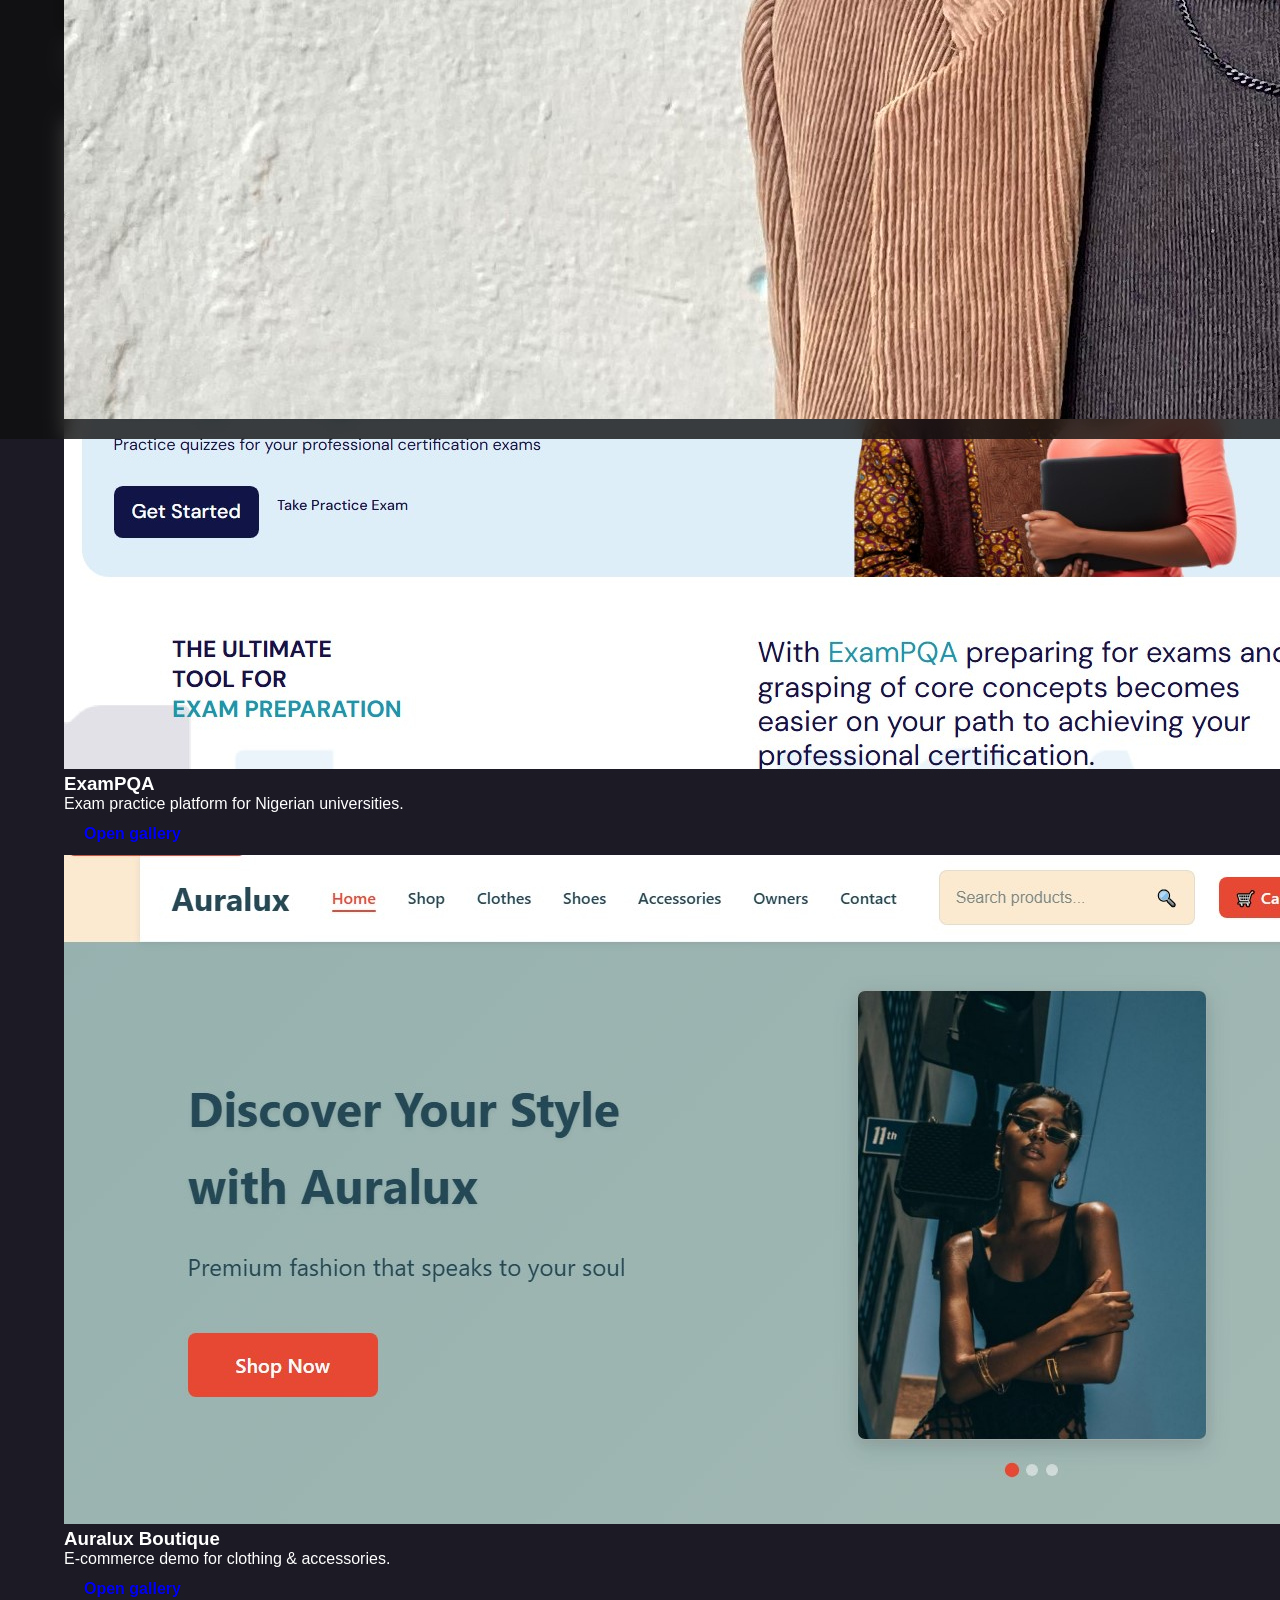
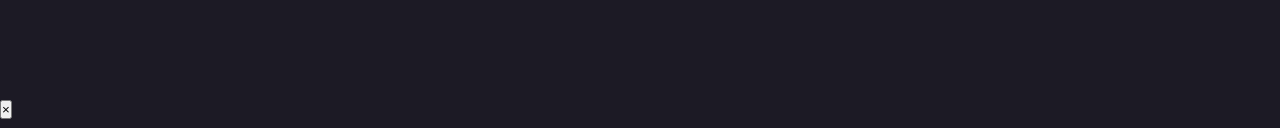
<file: gallery.html>
<!DOCTYPE html>
<html lang="en">
<head>
  <meta charset="utf-8" />
  <meta name="viewport" content="width=device-width,initial-scale=1" />
  <title>David Yusuf — Gallery</title>
  <link rel="stylesheet" href="./main.css" />
</head>
<body>
  <header class="site-header">
    <div class="container">
      <nav class="nav">
        <div class="profile-upload">
          <!-- EDIT: Wrapped image in a link to the homepage -->
          <a href="./index.html">
            <img src="./assets/IMG_4622 (2).jpg" alt="David Yusuf" class="profile-pic">
          </a>
        </div>
        <!-- EDIT: Added ID to nav-links -->
        <ul class="nav-links" id="nav-links">
          <li><a href="./index.html">Portfolio</a></li>
          <li><a href="./cv.html">CV</a></li>
          <li><a href="./gallery.html" class="active">Gallery</a></li>
          <li><a href="./ghl-automations.html">GHL Automations</a></li>
        </ul>
        <!-- EDIT: Added hamburger menu button -->
        <button class="menu-toggle" id="menu-toggle" aria-label="Open navigation menu">☰</button>
      </nav>
    </div>
  </header>

  <main class="container section">
    <section class="hero">
      <h1 id="gallery-title">Project Gallery</h1>
      <p id="gallery-description">Select a project to view images and videos.</p>
    </section>

    <section id="gallery" class="gallery">
      <div id="gallery-content" class="media-grid">
        <!-- JS will render media items here -->
      </div>
    </section>
  </main>

  <footer class="site-footer">
    <div class="container">
      <p>© 2025 David Yusuf. All rights reserved.</p>
    </div>
  </footer>

  <div id="lightbox" class="lightbox" aria-hidden="true">
    <button id="lightbox-close" class="lightbox-close">×</button>
    <div id="lightbox-body" class="lightbox-body"></div>
  </div>

<!-- EDIT: Combined hamburger and gallery scripts into one block -->
<script>
  // --- Hamburger Menu Logic ---
  document.addEventListener('DOMContentLoaded', () => {
    const menuToggle = document.getElementById('menu-toggle');
    const navLinks = document.getElementById('nav-links');
    if (menuToggle && navLinks) {
      menuToggle.addEventListener('click', () => navLinks.classList.toggle('active'));
    }
  });

  // --- Gallery & Lightbox Logic ---
  const params = new URLSearchParams(location.search);
  const projectParam = params.get('project');

  function el(tag, attrs = {}, children = []) {
    const e = document.createElement(tag);
    Object.keys(attrs).forEach(k => {
      if (k === 'class') e.className = attrs[k];
      else if (k === 'html') e.innerHTML = attrs[k];
      else e.setAttribute(k, attrs[k]);
    });
    (Array.isArray(children) ? children : [children]).forEach(c => {
      if (!c) return;
      e.appendChild(typeof c === 'string' ? document.createTextNode(c) : c);
    });
    return e;
  }

  function openLightbox(node) {
    const lb = document.getElementById('lightbox');
    const body = document.getElementById('lightbox-body');
    body.innerHTML = '';
    body.appendChild(node);
    lb.style.display = 'flex';
    lb.setAttribute('aria-hidden', 'false');
  }

  function closeLightbox() {
    const lb = document.getElementById('lightbox');
    document.getElementById('lightbox-body').innerHTML = '';
    lb.style.display = 'none';
    lb.setAttribute('aria-hidden', 'true');
  }
  document.getElementById('lightbox-close').addEventListener('click', closeLightbox);
  document.getElementById('lightbox').addEventListener('click', (e) => {
    if (e.target.id === 'lightbox') closeLightbox();
  });

  fetch('gallery.json')
    .then(r => r.json())
    .then(data => {
      if (projectParam && data[projectParam]) {
        renderProject(projectParam, data[projectParam]);
      } else {
        renderOverview(data);
      }
    })
    .catch(err => {
      document.getElementById('gallery-description').innerText = 'Failed to load gallery data.';
      console.error(err);
    });

  function renderProject(slug, project) {
    document.getElementById('gallery-title').innerText = project.title + ' — Gallery';
    document.getElementById('gallery-description').innerText = project.description || '';
    const c = document.getElementById('gallery-content');
    c.innerHTML = '';
    project.media.forEach((m) => {
      const card = el('div', { class: 'gallery-card' });
      if (m.type === 'image') {
        const img = el('img', { src: m.src, alt: m.alt || project.title + ' image', class: 'thumb' });
        img.addEventListener('click', () => openLightbox(el('img', { src: m.src, alt: m.alt || '', class: 'lightbox-media' })));
        card.appendChild(img);
      } else if (m.type === 'video') {
        const video = el('video', { controls: true, src: m.src, poster: m.poster || '', class: 'video-player' });
        video.setAttribute('aria-label', m.alt || project.title + ' video');
        card.appendChild(video);
      } else if (m.type === 'iframe') {
        const iframe = el('iframe', { src: m.src, frameborder: "0", allow: "accelerometer; autoplay; clipboard-write; encrypted-media; gyroscope; picture-in-picture", allowfullscreen: "" });
        iframe.style.width = '100%';
        iframe.style.height = '220px';
        card.appendChild(iframe);
      }
      c.appendChild(card);
    });
  }

  function renderOverview(data) {
    document.getElementById('gallery-title').innerText = 'Project Gallery';
    document.getElementById('gallery-description').innerText = 'Click a project from portfolio page or choose below.';
    const c = document.getElementById('gallery-content');
    c.innerHTML = '';
    Object.keys(data).forEach(slug => {
      const p = data[slug];
      const card = el('article', { class: 'gallery-summary' });
      card.appendChild(el('h3', {}, p.title));
      card.appendChild(el('p', {}, p.description || 'No description.'));
      const link = el('a', { href: './gallery.html?project=' + slug, class: 'btn small' }, ['Open gallery']);
      card.appendChild(link);
      const first = p.media && p.media.find(m => m.type === 'image');
      if (first) {
        card.insertBefore(el('img', { src: first.src, alt: first.alt || p.title + ' preview', class: 'preview-thumb' }), card.firstChild);
      }
      c.appendChild(card);
    });
  }
</script>

</body>
</html>
</file>
<file: main.css>
:root {
  --bg: #1c1a25; /* Darker, slightly desaturated purple-blue from the background */
  --panel: #282531; /* Dark panel color, complementing the new background */
  --muted: #a6a3ae; /* Slightly warmer muted tone */
  --white: #ffffff;
  --accent: #8f722f; /* Muted purple from the background, a primary accent */
  --accent-2: #8a6fb7; /* Lighter, more vibrant purple from the background/lighting, a secondary accent */
  --container-width: 1200px;
  --radius: 18px;
  --gap: 28px;
  font-family: "Poppins", system-ui, -apple-system, "Segoe UI", Roboto,
    "Helvetica Neue", Arial;
}

/* ================= BASE STYLES ================= */
* {
  margin: 0;
  padding: 0;
  box-sizing: border-box;
}

html {
  scroll-behavior: smooth;
}

body {
  background-image: url("./assets/matt-gross-9aCkSl6YcXg-unsplash.webp");
  background-size: cover;
  background-repeat: repeat;
  background-attachment: fixed;
  background-position: center;
  color: var(--white);
  font-family: "Poppins", sans-serif;
  background-color: var(
    --bg
  ); /* Fallback for browsers that don't support image */
}

.container {
  max-width: 1200px;
  margin: 0 auto;
  padding: 0 24px;
}

/* ================= HEADER AND NAVIGATION ================= */
.site-header {
  position: fixed;
  top: 0;
  left: 0;
  width: 100%;
  padding: 16px 0;
  background: rgba(15, 15, 16, 0.8);
  backdrop-filter: blur(10px);
  z-index: 100;
}

.header-inner {
  display: flex;
  justify-content: space-between;
  align-items: center;
}

.brand {
  color: var(--white);
  text-decoration: none;
  font-size: 18px;
  font-weight: 700;
  transition: color 0.3s ease;
}

.brand:hover {
  transform: scale(1.03);
  /* color: var(--accent); */
}

.nav {
  display: flex;
  gap: 24px;
  align-items: center;
}

.nav a {
  color: var(--muted);
  text-decoration: none;
  font-weight: 500;
  padding: 8px 0;
  transition: color 0.3s ease, transform 0.3s ease;
}

.nav a:hover {
  /* color: var(--white); */
  transform: translateY(-2px);
}

.nav .download {
  padding: 10px 18px;
  border-radius: 12px;
  background: var(--white);
  color: #111;
  margin-left: 24px;
  box-shadow: 0 6px 0 rgba(87, 63, 255, 0.15); /* Keep a subtle purple shadow, but consider adjusting if it clashes */
  font-weight: 600;
}
.nav .download:hover {
  transform: scale(1.08);
  box-shadow: 5px 5px 1px var(--accent); /* Use new accent color */
}

/* ================= MOBILE MENU ================= */
.menu-toggle {
  display: none;
  cursor: pointer;
  position: relative;
  width: 32px;
  height: 32px;
  color: var(--white);
  transition: transform 0.3s ease;
}

.menu-toggle:active {
  transform: scale(0.9);
}

.menu-toggle .icon {
  position: absolute;
  inset: 0;
  width: 100%;
  height: 100%;
  transition: opacity 0.25s ease, transform 0.25s ease;
}
.menu-toggle .close-icon {
  opacity: 0;
  transform: scale(0.8) rotate(-45deg);
}
.menu-toggle.active .menu-icon {
  opacity: 0;
  transform: scale(0.8) rotate(45deg);
}
.menu-toggle.active .close-icon {
  opacity: 1;
  transform: scale(1) rotate(0deg);
}

/* ================= BUTTONS (Centralized) ================= */
.btn {
  display: inline-flex;
  align-items: center;
  justify-content: center;
  padding: 12px 20px;
  text-decoration: none;
  border-radius: 12px;
  font-weight: 700;
  transition: transform 0.16s ease, box-shadow 0.16s ease;
  cursor: pointer;
}

.btn-primary {
  background: linear-gradient(180deg, var(--accent), var(--accent-2));
  color: var(--white);
  box-shadow: 5px 5px 1px var(--bg);
}

.btn-primary:hover {
  transform: scale(1.08);
}

.btn-outline {
  background: var(--white);
  color: #111;
  padding: 12px 22px;
  box-shadow: 5px 5px 1px var(--accent-2);
  border-radius: 12px;
  border: 3px solid rgba(87, 63, 255, 0.14);
}
.btn-outline:hover {
  transform: scale(1.08);
}

/* ================= HERO SECTION ================= */
.hero {
  min-height: 100vh;
  padding-top: 120px;
  position: relative;
  overflow: hidden;
  display: flex;
  align-items: center;
}

.hero-bg {
  position: absolute;
  inset: 0;
  background: linear-gradient(rgba(0, 0, 0, 0.2), rgba(0, 0, 0, 0.2)),
    url("./assets/cat-han-W_5Eakb1598-unsplash.webp") center center / cover
      no-repeat;
  z-index: 0;
}

.hero-inner {
  display: grid;
  grid-template-columns: 360px 1fr;
  gap: var(--gap);
  align-items: center;
  position: relative;
  z-index: 2;
  padding: 64px 0;
}

/* ---- AVATAR ---- */
.avatar-card {
  display: flex;
  justify-content: flex-start;
}
.avatar-frame {
  width: 320px;
  height: 460px;
  border-radius: 24px;
  background: linear-gradient(
    180deg,
    rgba(255, 255, 255, 0.03),
    rgba(255, 255, 255, 0.02)
  );
  padding: 18px;
  box-shadow: 0 25px 45px rgba(0, 0, 0, 0.6), 0 6px 0 rgba(106, 77, 158, 0.06);
  display: flex;
  align-items: center;
  justify-content: center;
  overflow: hidden;
  transition: transform 0.4s ease, box-shadow 0.3s ease;
}
.avatar-frame:hover {
  transform: translate(8px, -8px);
  box-shadow: 0 35px 60px rgba(0, 0, 0, 0.7),
    0 12px 20px rgba(106, 77, 158, 0.15);
}
.avatar-img {
  width: 100%;
  height: 100%;
  object-fit: cover;
  border-radius: 12px;
  background: #fff;
  display: block;
  box-shadow: inset 0 -6px 18px rgba(0, 0, 0, 0.25);
  animation: subtleBounce 3.5s ease-in-out infinite;
}
@keyframes subtleBounce {
  0%,
  100% {
    transform: translateY(0);
  }
  50% {
    transform: translateY(-10px);
  }
}

/* ---- HERO TEXT ---- */
.hero-title {
  font-size: 54px;
  font-weight: 800;
  letter-spacing: -0.02em;
  margin-bottom: 8px;
}
.hero-title span {
  display: inline-block;
  transition: transform 0.3s ease, text-shadow 0.3s ease, color 0.3s ease;
}
.hero-title span:hover {
  transform: scale(1.3);
  transition: 0.3 ease;
  color: var(--accent-2);
}
.hero-sub {
  font-size: 28px;
  font-weight: 700;
  margin-bottom: 16px;
}

.hero-sub:hover {
  color: var(--accent);
  transform: scale(1.1);
  transition: 0.3s ease;
  text-shadow: 0 4px 15px var(--accent-2);
}

.hero-desc {
  color: var(--muted);
  max-width: 600px;
  font-size: 17px;
  line-height: 1.7;
  margin-bottom: 24px;
  text-align: justify;
}

/* ---- HERO CTA ---- */
.hero-cta {
  display: flex;
  flex-wrap: wrap;
  gap: 14px;
}

/* ================= TECH STACK SECTION ================= */
.tech-stack-section {
  padding: 120px 0;
  text-align: center;
  backdrop-filter: blur(3px);
}

.tech-title {
  font-size: 48px;
  font-weight: 800;
  margin-bottom: 8px;
  display: inline-block;
  color: #fff;
}

.tech-title span {
  display: inline-block;
  transition: transform 0.3s ease, text-shadow 0.3s ease, color 0.3s ease;
}

.tech-title span:hover {
  transform: scale(1.3);
  text-shadow: 0 0 20px #7f00ff, 0 0 30px var(--accent-2);
  color: var(--accent-2);
}

.tech-sub {
  color: rgba(255, 255, 255, 0.7);
  font-size: 18px;
  margin-bottom: 50px;
}

.tech-grid {
  display: grid;
  grid-template-columns: repeat(auto-fit, minmax(220px, 1fr));
  gap: 28px;
}

/* ---- TECH CARD ---- */
.tech-card {
  position: relative;
  border-radius: 20px;
  padding: 40px 20px;
  background: linear-gradient(
    145deg,
    rgba(255, 255, 255, 0.1),
    rgba(255, 255, 255, 0.05)
  );
  box-shadow: 0 6px 12px rgba(0, 0, 0, 0.3);
  backdrop-filter: blur(10px);
  transition: transform 0.35s ease, box-shadow 0.35s ease;
  cursor: pointer;
  overflow: hidden;
}

/* Dot hidden until hover */
.tech-card .dot {
  position: absolute;
  top: 10px;
  right: 10px;
  width: 8px;
  height: 8px;
  background: var(--white);
  border-radius: 50%;
  opacity: 0;
}

.tech-card:hover {
  transform: scale(1.07);
  box-shadow: 0 12px 24px rgba(0, 0, 0, 0.4);
}

.tech-card:hover .dot {
  opacity: 1;
  animation: blink 1.2s infinite ease-in-out;
}

/* ---- Image ---- */
.tech-card img {
  width: 64px;
  height: 64px;
  margin-bottom: 16px;
  transition: transform 0.35s ease, filter 0.35s ease;
}

/* ---- Text ---- */
.tech-card h3 {
  font-size: 18px;
  font-weight: 700;
  transition: transform 0.35s ease, text-shadow 0.35s ease;
}

/* Hover hierarchy */
.tech-card:hover img,
.tech-card:hover h3 {
  transform: scale(1.1);
}

.tech-card img:hover,
.tech-card h3:hover {
  transform: scale(1.2);
  filter: drop-shadow(0 0 10px rgba(255, 255, 255, 0.6));
  text-shadow: 0 0 18px #e100ff;
}

/* ---- Blink animation ---- */
@keyframes blink {
  0%,
  100% {
    opacity: 0.3;
    transform: scale(0.8);
  }
  50% {
    opacity: 1;
    transform: scale(1.2);
  }
}

/* ---- Optional Gradient Backgrounds ---- */
.react {
  background: linear-gradient(135deg, #00c6ff, #0072ff);
}
.js {
  background: linear-gradient(135deg, #ffb347, #ffcc33);
}
.ts {
  background: linear-gradient(135deg, #007cf0, #00dfd8);
}
.tailwind {
  background: linear-gradient(135deg, #00c6ff, #0072ff);
}
.framer {
  background: linear-gradient(135deg, #7f00ff, #e100ff);
}
.python {
  background: linear-gradient(135deg, #2b5876, #4e4376);
}
.wordpress {
  background: linear-gradient(135deg, #21759b, #0073aa);
}
.nodejs {
  background: linear-gradient(135deg, #3c873a, #68a063);
}

/* ================= PROJECTS SECTION ================= */
.projects-section {
  padding: 120px 0;
  position: relative;
  overflow: hidden;
  z-index: 1;
}

.projects-bg {
  position: absolute;
  inset: 0;
  background: linear-gradient(rgba(0, 0, 0, 0.4), rgba(0, 0, 0, 0.4)),
    url("./assets/cat-han-W_5Eakb1598-unsplash.webp") center center / cover
      no-repeat;
  background-attachment: fixed;
  z-index: -1;
}

/* ---- PROJECTS HEADER ---- */
.projects-title {
  font-size: 32px;
  font-weight: 700;
  color: #fff;
  margin-bottom: 10px;
  display: inline-block;
  transition: all 0.4s ease;
}

.projects-title:hover {
  color: var(--accent-2);
  transform: scale(1.05);
}

.projects-sub {
  color: rgba(255, 255, 255, 0.75);
  font-size: 16px;
  margin-bottom: 45px;
  max-width: 700px;
  line-height: 1.6;
}

/* ---- PROJECTS GRID ---- */
.projects-grid {
  display: grid;
  grid-template-columns: repeat(auto-fit, minmax(300px, 1fr));
  gap: 32px;
  animation: bounceTogether 3s ease-in-out infinite;
}

@keyframes bounceTogether {
  0%,
  100% {
    transform: translateY(0);
  }
  50% {
    transform: translateY(-15px);
  }
}

/* ---- PROJECT CARD ---- */
.project-card {
  position: relative;
  border-radius: 20px;
  background: linear-gradient(
    145deg,
    rgba(255, 255, 255, 0.1),
    rgba(255, 255, 255, 0.05)
  );
  box-shadow: 0 6px 12px rgba(0, 0, 0, 0.3);
  backdrop-filter: blur(10px);
  transition: transform 0.4s ease, box-shadow 0.4s ease;
  overflow: hidden;
}

.project-card:hover {
  animation-play-state: paused;
  box-shadow: 0 14px 28px rgba(0, 0, 0, 0.4);
}

/* When card is hovered, both sections grow together */
.project-card:hover .project-preview,
.project-card:hover .project-info {
  transform: scale(1.03);
  transition: transform 0.4s ease;
}

/* Preview image hover */
.project-card:hover .project-preview img {
  transform: scale(1.08);
}

.project-preview {
  padding: 12px;
  background: rgba(0, 0, 0, 0.2);
  border-radius: 20px 20px 0 0;
  overflow: hidden;
}

.project-preview img {
  width: 100%;
  height: auto;
  border-radius: 12px;
  display: block;
  transition: transform 0.4s ease;
}

.project-info {
  padding: 20px;
}

.project-header {
  display: flex;
  justify-content: space-between;
  align-items: center;
  margin-bottom: 12px;
}

/* Stack icons (purple tint) */
.stack-icons {
  display: flex;
  gap: 8px;
}

.stack-icons img {
  filter: invert(79%) sepia(10%) saturate(1337%) hue-rotate(240deg)
    brightness(91%) contrast(88%);
  transition: transform 0.3s ease, filter 0.3s ease;
}

.stack-icons:hover img {
  filter: invert(85%) sepia(20%) saturate(1400%) hue-rotate(260deg)
    brightness(105%) contrast(95%);
}

.stack-icon {
  width: 22px;
  height: 22px;
  transition: transform 0.3s ease;
}

.stack-icon:hover {
  transform: scale(1.3) rotate(5deg);
}

.live-link {
  color: var(--accent-2);
  text-decoration: none;
  font-weight: 600;
  font-size: 15px;
  transition: all 0.3s ease;
}

.live-link:hover {
  transform: scale(1.05);
  color: var(--accent-2);
}

.project-title {
  font-size: 20px;
  font-weight: 700;
  margin-bottom: 8px;
  transition: transform 0.4s ease, color 0.4s ease;
}

.project-title:hover {
  transform: scale(0.98);
  color: var(--accent-2);
}

/* Description */
.project-desc {
  color: var(--muted);
  font-size: 15px;
  line-height: 1.5;
  transition: color 0.4s ease;
}

.project-desc:hover {
  color: var(--white);
}

/* ================= CONTACT SECTION (Work Together) ================= */
.work-together {
  text-align: center;
  padding: 100px 0 60px;
  position: relative;
  animation: sectionBounce 4s ease-in-out infinite;
}

@keyframes sectionBounce {
  0%,
  100% {
    transform: translateY(0);
  }
  50% {
    transform: translateY(-6px);
  }
}

.work-together-title {
  font-size: 40px;
  font-weight: 800;
  color: #fff;
  margin-bottom: 16px;
  transition: all 0.4s ease;
}

.work-together-title:hover {
  color: var(--accent-2);
  transform: scale(1.05);
}

.work-together p {
  color: rgba(255, 255, 255, 0.7);
  font-size: 17px;
  max-width: 700px;
  margin: 0 auto 32px;
  line-height: 1.6;
  transition: all 0.4s ease;
}

.work-together p:hover {
  color: rgba(255, 255, 255, 0.9);
  transform: scale(1.03);
  font-weight: 500;
}

.work-buttons {
  display: flex;
  justify-content: center;
  gap: 16px;
  flex-wrap: wrap;
  margin-top: 16px;
}

/* ================= RANDOM REEL SECTION (Carousel) ================= */
.random-reel {
  padding: 60px 0;
}

.reel-title {
  color: #fff;
  font-weight: 700;
  font-size: 28px;
  margin-bottom: 20px;
  text-align: left;
}

.reel-wrapper {
  position: relative;
  overflow: hidden;
  /* FIX: Removed gradient fade for simplicity, but can be added back if needed */
  padding: 20px 0;
}

.reel-container {
  display: flex;
  gap: 20px;
  /* FIX: Set a large width to contain all duplicated items for the infinite scroll effect */
  width: max-content;
  animation: scroll 30s linear infinite;
  will-change: transform;
}

@keyframes scroll {
  0% {
    transform: translateX(0);
  }
  /* FIX: Changed to -50% to scroll exactly one set of images, enabling seamless loop */
  100% {
    transform: translateX(-50%);
  }
}

.reel-item {
  flex: 0 0 auto;
  width: 200px;
  height: 300px;
  border-radius: 12px;
  overflow: hidden;
  cursor: pointer;
  transition: all 0.3s cubic-bezier(0.34, 1.56, 0.64, 1);
  box-shadow: 0 4px 6px rgba(0, 0, 0, 0.1);
  position: relative;
}

.reel-item:hover {
  transform: scale(1.15);
  box-shadow: 0 20px 40px rgba(0, 0, 0, 0.8);
  z-index: 10;
}

.reel-item img {
  width: 100%;
  height: 100%;
  object-fit: cover;
  display: block;
}

/* ================= FOOTER ================= */

.site-footer {
  padding: 48px 0 24px;
  text-align: left;
  color: rgba(255, 255, 255, 0.5);
  position: relative; /* IMPORTANT: Set positioning context for the pseudo-element */
  z-index: 1; /* Ensure content is above the background */
  overflow: hidden;
}

.site-footer::before {
  content: "";
  position: absolute;
  inset: 0;
  background: linear-gradient(rgba(0, 0, 0, 0.2), rgba(0, 0, 0, 0.2)),
    url("./assets/cat-han-W_5Eakb1598-unsplash.webp") center center / cover
      no-repeat;
  z-index: -1; /* Place the background behind the content */
  background-attachment: fixed;
}

.footer-inner {
  display: flex;
  flex-direction: column;
  gap: 32px;
}

/* --- Header Section (Avatar, Name, Pitch) --- */
.footer-header {
  display: flex;
  flex-direction: column;
  gap: 24px;
  padding-bottom: 32px;
  border-bottom: 1px solid rgba(255, 255, 255, 0.1); /* Separator line */
}

.footer-brand-info {
  display: flex;
  align-items: center;
  gap: 16px;
}

.footer-avatar {
  width: 50px;
  height: 50px;
  border-radius: 50%;
  background: var(--white);
  color: #111;
  display: flex;
  justify-content: center;
  align-items: center;
  font-weight: 700;
  font-size: 18px;
}

.footer-name {
  font-size: 24px;
  font-weight: 700;
  color: var(--white);
  margin: 0;
}

.footer-pitch p {
  margin-bottom: 16px;
  line-height: 1.6;
  max-width: 700px;
  color: rgba(255, 255, 255, 0.75);
}

/* --- Links Section (Nav and Socials) --- */
.footer-links {
  display: flex;
  flex-direction: column;
  gap: 24px;
  padding-bottom: 32px;
  border-bottom: 1px solid rgba(255, 255, 255, 0.1);
}

.footer-nav {
  display: flex;
  gap: 24px;
}

.footer-nav a {
  color: var(--white);
  text-decoration: none;
  font-weight: 500;
  transition: color 0.3s ease;
}

.footer-nav a:hover {
  color: var(--accent);
}

.footer-socials {
  display: flex;
  gap: 16px;
}

.social-icon {
  width: 24px;
  height: 24px;
  color: var(--white);
  transition: color 0.3s ease, transform 0.3s ease;
}

.social-icon:hover {
  color: var(--accent);
  transform: scale(1.1);
}

/* --- Bottom Section (Copyright/Credit) --- */
.footer-bottom {
  padding-top: 16px;
}

.footer-credit {
  font-size: 14px;
  color: rgba(255, 255, 255, 0.4);
}

.footer-copyright {
  text-align: center; /* Center the text */
  margin-top: 16px; /* Add space above it */
  font-size: 14px;
  color: rgba(255, 255, 255, 0.5);
}

/* ================= HOVER EFFECTS ================= */

/* 1. Keyframe for the spinning avatar */
@keyframes spin-anticlockwise {
  from {
    transform: rotate(0deg);
  }
  to {
    transform: rotate(-360deg);
  }
}

/* 1. Avatar Spin (DY in the circle) */
.footer-avatar {
  transition: transform 0.8s ease-in-out;
}

.footer-avatar:hover {
  animation: spin-anticlockwise 0.8s ease-in-out forwards;
}

/* 2. Name Grow and Color Change (David Yusuf) */
.footer-name {
  transition: color 0.3s ease, transform 0.3s ease;
  transform-origin: left;
}

.footer-name:hover {
  transform: scale(1.05);
  color: var(--accent-2, var(--accent));
}

/* 3. Navigation Links Grow and Color Change (Home, Projects, Contact) */
.footer-nav a {
  transition: color 0.3s ease, transform 0.3s ease;
  display: inline-block;
}

.footer-nav a:hover {
  /* Grow slightly (e.g., 10%) */
  transform: scale(1.1);
  color: var(--accent-2, var(--accent));
}

/* 4. Social Icons Grow and Tilt Anti-clockwise */
.footer-socials a .social-icon {
  transition: color 0.3s ease, transform 0.3s ease;
}

.footer-socials a:hover .social-icon {
  transform: scale(1.2) rotate(-10deg);
}

/* 5. Credit Text Grow and Bolder (ui/ux designer: jose ridwan) */
.footer-credit {
  color: var(--white);
  transition: font-weight 0.3s ease, transform 0.3s ease;
  display: inline-block;
}

.footer-credit:hover {
  /* Grow slightly (e.g., 5%) */
  transform: scale(1.05);
  /* Become bolder (e.g., 700 or 800) */
  font-weight: 700;
}

/* ================= RESPONSIVE ================= */

/* TABLET (1024px) */
@media (max-width: 1024px) {
  .brand {
    font-size: 16px; /* Reduced font size to fit on one line */
  }

  .nav .download {
    padding: 8px 12px;
    font-size: 14px;
  }

  .hero-inner {
    grid-template-columns: 300px 1fr;
    gap: 24px;
  }
  .hero-title {
    font-size: 42px;
  }
  .hero-sub {
    font-size: 22px;
  }
  .hero-desc {
    font-size: 16px;
  }
  .avatar-frame {
    width: 280px;
    height: 400px;
  }

  .hero-desc {
    max-width: 90%;
    text-align: justify;
    font-size: 16px;
  }
}

/* MOBILE (780px) */
@media (max-width: 780px) {
  .menu-toggle {
    display: block;
  }

  .nav {
    display: none;
    position: absolute;
    top: 74px;
    right: 0;
    background: rgba(15, 15, 16, 0.96);
    width: 220px;
    border-radius: 0 0 0 16px;
    padding: 16px;
    flex-direction: column;
    gap: 12px;
    box-shadow: 0 8px 20px rgba(0, 0, 0, 0.3);
    transform: translateY(-20px);
    opacity: 0;
    transition: all 0.3s ease;
  }
  .nav.active {
    display: flex;
    transform: translateY(0);
    opacity: 1;
  }

  .hero {
    padding-top: 90px;
  }
  .hero-inner {
    grid-template-columns: 1fr;
    text-align: center;
    gap: 24px;
  }
  .avatar-frame {
    max-width: 280px;
    height: 340px;
    margin: 0 auto;
  }
  .hero-title {
    font-size: 28px;
    font-weight: 700;
  }
  .hero-sub {
    font-size: 18px;
    font-weight: 600;
    color: #ddd;
  }
  .hero-desc {
    font-size: 15px;
    max-width: 90%;
    margin: 0 auto 24px;
    text-align: left;
  }
  .hero-cta {
    justify-content: center;
  }

  .tech-title {
    font-size: 32px;
  }
  .tech-sub {
    font-size: 16px;
  }
  .tech-card {
    padding: 28px 14px;
  }

  .reel-item {
    width: 150px;
    height: 225px;
  }
}

/* Mobile (480px) */
@media (max-width: 480px) {
  .reel-item {
    width: 120px;
    height: 180px;
  }
}

/* =======SCROLL ANIMATIONS===== */
/* ====== HEADER ANIMATION ====== */
.site-header {
  transform: translateY(-50px);
  opacity: 0;
  animation: headerSlide 0.8s ease-out forwards;
}

@keyframes headerSlide {
  to {
    transform: translateY(0);
    opacity: 1;
  }
}

/* ====== AVATAR SPIN-IN ====== */
.avatar-img {
  width: 200px;
  transform: rotateY(90deg) translateY(0);
  opacity: 0;
  transform-style: preserve-3d;
  animation: spinIn 1.2s ease-out 0.6s forwards,
    floatY 3.5s ease-in-out 2s infinite; /* subtle infinite bounce after spin */
}

/* ===== Spin-in Animation ===== */
@keyframes spinIn {
  0% {
    transform: rotateY(90deg) translateY(0);
    opacity: 0;
  }
  100% {
    transform: rotateY(0) translateY(0);
    opacity: 1;
  }
}

.avatar-card {
  overflow: visible !important; /* allow full spin + bounce */
}

.avatar-card img {
  object-fit: cover;
  width: 100%;
  display: block;
  transform-origin: center;
}

/* ===== Subtle Infinite Bounce ===== */
@keyframes floatY {
  0%,
  100% {
    transform: translateY(0);
  }
  50% {
    transform: translateY(
      -10px
    ); /* adjust height for gentler or stronger bounce */
  }
}

/* ====== HERO FADE-UP ELEMENTS ====== */
.hero-sub,
.hero-desc,
.hero-cta {
  opacity: 0;
  transform: translateY(30px);
  animation: fadeUp 0.8s ease-out forwards;
}

.hero-sub {
  animation-delay: 1s;
}

.hero-desc {
  animation-delay: 1.3s;
}

.hero-cta {
  animation-delay: 1.6s;
}

@keyframes fadeUp {
  to {
    opacity: 1;
    transform: translateY(0);
  }
}

/* ====== HERO TITLE LETTERS ====== */
.hero-title {
  display: inline-block;
  opacity: 0;
  animation: showTitle 0s 1.8s forwards; /* triggers visibility before letters animate */
}

@keyframes showTitle {
  to {
    opacity: 1;
  }
}

.hero-title span {
  display: inline-block;
  transform: scale(0);
  animation: growLetter 0.45s ease-out forwards;
}

@keyframes growLetter {
  to {
    transform: scale(1);
  }
}

/* ====== BUTTON STYLING (Optional) ====== */
.btn {
  transition: transform 0.3s ease;
}

.btn:hover {
  transform: scale(1.05);
}

/* ===== Fade In From Below ===== */
.fade-in-up {
  opacity: 0;
  transform: translateY(50px);
  transition: opacity 0.8s ease-out, transform 0.8s ease-out;
}

.fade-in-up.visible {
  opacity: 1;
  transform: translateY(0);
}

/* === PROJECTS SCROLL ANIMATION === */
.projects-section {
  opacity: 0;
  transform: translateY(-40px);
  transition: opacity 0.7s ease-out, transform 0.7s ease-out;
}

/* Active state when in view */
.projects-section.visible {
  opacity: 1;
  transform: translateY(0);
}

/* ==== Scroll Animation  ==== */
.work-together {
  opacity: 0;
  transform: translateY(40px);
  transition: opacity 0.8s ease, transform 0.8s ease;
}

.work-together.visible {
  opacity: 1;
  transform: translateY(0);
  animation: sectionBounce 4s ease-in-out infinite; /* restore bounce */
}

/* Title: scroll fade + keep hover transition smooth */
.work-together-title {
  opacity: 0;
  transition: opacity 1s ease, color 0.4s ease, transform 0.4s ease;
}

.work-together.visible .work-together-title {
  opacity: 1;
}

/* Paragraph: scroll + hover fix */
.work-together p {
  opacity: 0;
  transform: translateY(40px);
  transition: opacity 0.8s ease, transform 0.8s ease, color 0.4s ease,
    font-weight 0.4s ease;
}

.work-together.visible p {
  opacity: 1;
  transform: translateY(0);
}

/* Buttons container */
.work-buttons {
  opacity: 0;
  transform: translateY(40px);
  transition: opacity 0.8s ease, transform 0.8s ease;
}

.work-together.visible .work-buttons {
  opacity: 1;
  transform: translateY(0);
}

/* Staggered ascending animation for reel items (temporary) */
.reel-item.ascend {
  animation-name: reelAscend;
  animation-duration: 0.48s;
  animation-fill-mode: both;
  animation-timing-function: cubic-bezier(0.22, 1, 0.36, 1);
  /* each item will get its own inline animation-delay from JS */
  z-index: 20; /* make animated item appear above others while moving */
  pointer-events: none; /* avoid accidental hover while animating */
}

/* keyframes: start slightly below and transparent, then flow up into place */
@keyframes reelAscend {
  0% {
    transform: translateY(40px) scale(0.98);
    opacity: 0;
    filter: blur(0.6px);
  }
  60% {
    transform: translateY(-6px) scale(1.02);
    opacity: 1;
    filter: blur(0);
  }
  100% {
    transform: translateY(0) scale(1);
    opacity: 1;
    filter: none;
  }
}

/* small safety: ensure rerun doesn't leave permanent inline styles */
.reel-item {
  will-change: transform, opacity;
}

/* ================= FOOTER: Fade-up on scroll (non-destructive) ================= */
/* Base (hidden) state */
.site-footer {
  opacity: 0;
  transform: translateY(28px);
  transition: opacity 0.75s ease-out, transform 0.75s ease-out;
  /* keep existing overflow/z-index/etc. - do not change them here */
}

/* Visible state after scrolling into view */
.site-footer.footer-visible {
  opacity: 1;
  transform: translateY(0);
  /* do NOT set 'transition' for color/transform beyond this; preserve existing hover transitions */
}

/* Optional: slight staggers for sub-sections (subtle, non-destructive) */
.site-footer.footer-visible .footer-header,
.site-footer.footer-visible .footer-links,
.site-footer.footer-visible .footer-bottom {
  transition: opacity 0.6s ease-out, transform 0.6s ease-out;
  opacity: 0;
  transform: translateY(10px);
}

/* when footer-visible is present, fade them in with a tiny stagger using transition-delay */
.site-footer.footer-visible .footer-header {
  opacity: 1;
  transform: translateY(0);
  transition-delay: 0.05s;
}

.site-footer.footer-visible .footer-links {
  opacity: 1;
  transform: translateY(0);
  transition-delay: 0.12s;
}

.site-footer.footer-visible .footer-bottom {
  opacity: 1;
  transform: translateY(0);
  transition-delay: 0.18s;
}
</file>
